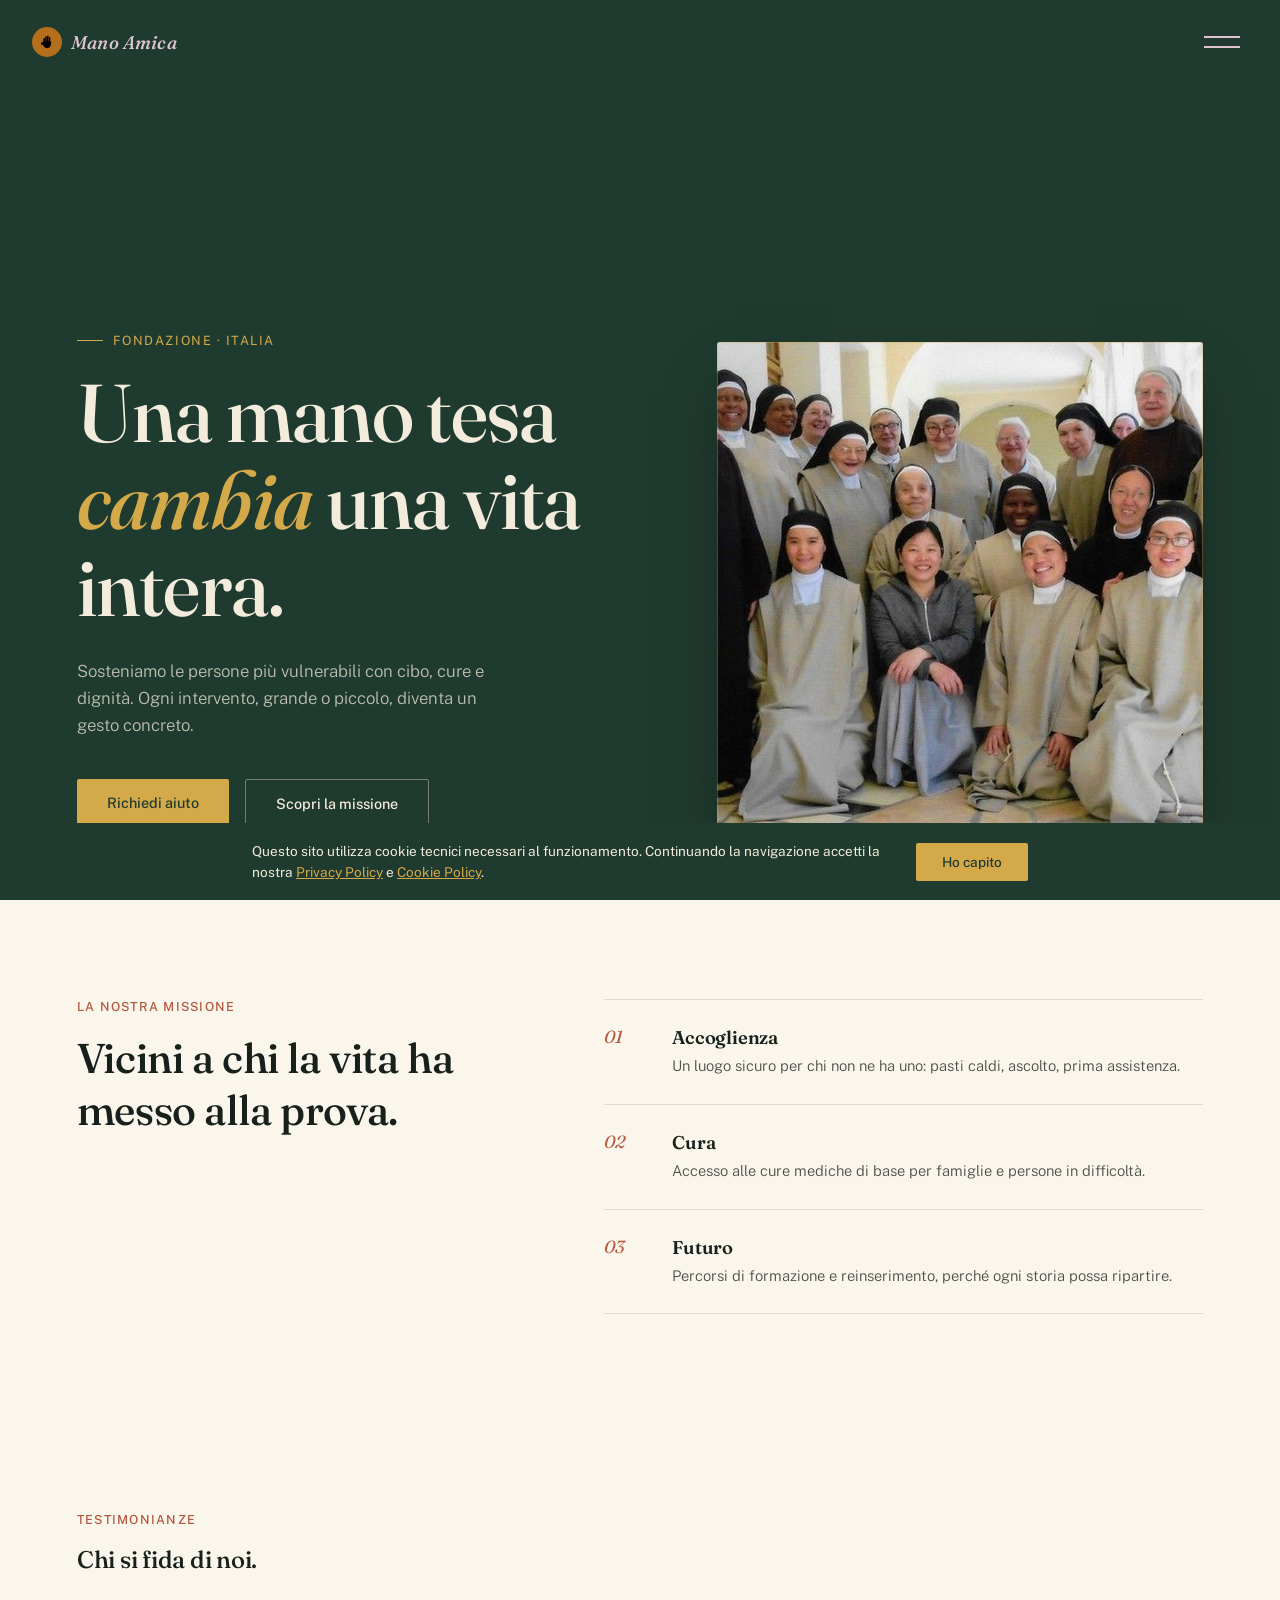
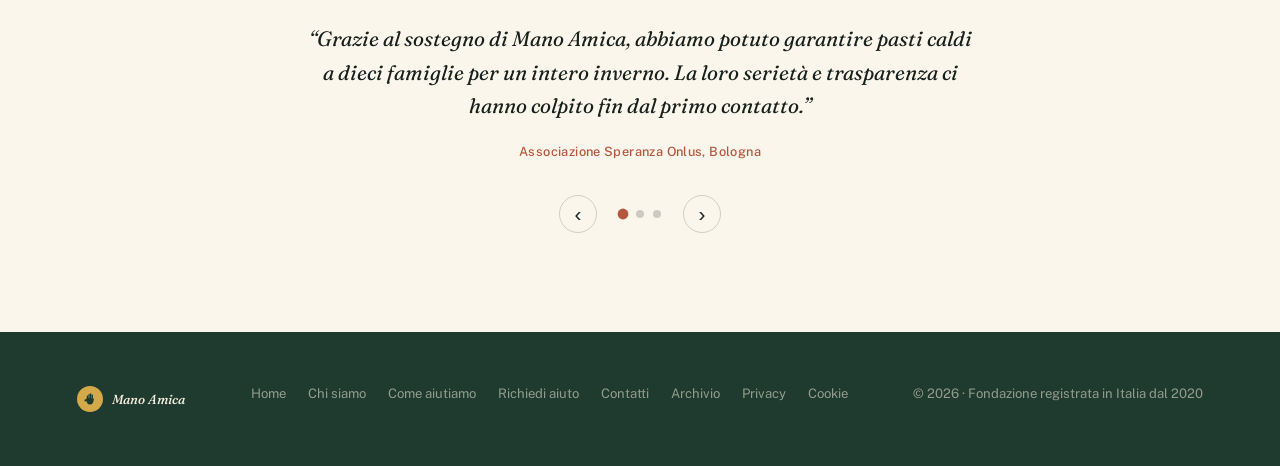
<file: index.html>
<!DOCTYPE html>
<html lang="it">
<head>
<meta charset="UTF-8">
<meta name="viewport" content="width=device-width, initial-scale=1.0">
<meta name="google-site-verification" content="oS-3yt3riDdFtZ1XokEyuPNhd6iqtFM7O1NvTkXFgUU" />
<title>Mano Amica — Fondazione</title>
<meta name="description" content="Fondazione italiana che sostiene le persone più vulnerabili con cibo, cure e dignità. Richiedi un aiuto.">
<meta property="og:title" content="Mano Amica — Fondazione">
<meta property="og:description" content="Fondazione italiana che sostiene le persone più vulnerabili con cibo, cure e dignità. Richiedi un aiuto.">
<meta property="og:type" content="website">
<link rel="canonical" href="https://www.mano-amica.org/index.html">
<link rel="icon" href="assets/favicon.svg" type="image/svg+xml">
<link rel="preconnect" href="https://fonts.googleapis.com">
<link href="https://fonts.googleapis.com/css2?family=Fraunces:ital,opsz,wght@0,9..144,300;0,9..144,500;0,9..144,600;1,9..144,500&family=Public+Sans:wght@300;400;500;600&display=swap" rel="stylesheet">
<link rel="stylesheet" href="assets/styles.css?v=1788168268">
<script type="application/ld+json">
{
  "@context": "https://schema.org",
  "@type": "NGO",
  "name": "Mano Amica",
  "url": "https://www.mano-amica.org/",
  "logo": "https://www.mano-amica.org/assets/favicon.svg",
  "description": "Fondazione italiana che sostiene le persone più vulnerabili con cibo, cure e dignità.",
  "foundingDate": "2020",
  "areaServed": "IT",
  "contactPoint": {
    "@type": "ContactPoint",
    "email": "donazioni@mano-amica.org",
    "contactType": "customer support"
  }
}
</script>
</head>
<body>

  <div class="topbar">
    <a href="index.html" class="logo"><svg class="logo-mark" viewBox="0 0 100 120" aria-hidden="true" focusable="false"><g fill="currentColor"><rect x="26" y="34" width="10" height="34" rx="5"/><rect x="38" y="22" width="10" height="46" rx="5"/><rect x="50" y="16" width="10" height="52" rx="5"/><rect x="62" y="26" width="10" height="42" rx="5"/><path d="M22 62 Q22 100 50 102 Q78 100 78 62 L78 56 Q50 50 22 56 Z"/><rect x="0" y="0" width="34" height="15" rx="7.5" transform="translate(6,68) rotate(-28)"/></g></svg><span>Mano Amica</span></a>
    <button class="thread-toggle" id="toggle" aria-label="Apri il menu"><span></span><span></span></button>
  </div>

  <div class="veil" id="veil">
    <div class="veil-inner">
      <div class="veil-stitch"></div>
      <ul class="nav-list">
        <li><a href="index.html" class="current"><span class="num">00</span><span data-i18n="nav_home">Home</span><span class="tag" data-i18n="nav_home_tag">torna all'inizio</span></a></li><li><a href="chi-siamo.html"><span class="num">01</span><span data-i18n="nav_chi_siamo">Chi siamo</span><span class="tag" data-i18n="nav_chi_siamo_tag">la nostra storia</span></a></li>
        <li><a href="come-aiutiamo.html"><span class="num">02</span><span data-i18n="nav_come_aiutiamo">Come aiutiamo</span><span class="tag" data-i18n="nav_come_aiutiamo_tag">i nostri progetti</span></a></li>
        <li><a href="dona-ora.html"><span class="num">03</span><span data-i18n="nav_dona_ora">Richiedi aiuto</span><span class="tag" data-i18n="nav_dona_ora_tag">un aiuto concreto</span></a></li>
        <li><a href="contatti.html"><span class="num">04</span><span data-i18n="nav_contatti">Contatti</span><span class="tag" data-i18n="nav_contatti_tag">scrivici</span></a></li><li><a href="archivio.html"><span class="num">05</span><span data-i18n="nav_archivio">Archivio</span><span class="tag" data-i18n="nav_archivio_tag">foto e storie</span></a></li>
      </ul>
      <div class="veil-foot">
        <div class="lang-pill"><button data-lang="it" class="active">IT</button><button data-lang="fr">FR</button><button data-lang="en">EN</button></div>
        <p class="veil-note" data-i18n="veil_note">Fondazione Mano Amica · Italia — al fianco di chi ha più bisogno.</p>
      </div>
    </div>
  </div>

  <section class="hero">
    <div class="hero-photo"><img src="assets/img/hero-community.jpg" alt="La comunità di Mano Amica"></div>
    <div class="hero-content">
    <span class="hero-eyebrow" data-i18n="home_eyebrow">Fondazione · Italia</span>
    <h1 data-i18n-html="home_h1">Una mano tesa <em>cambia</em> una vita intera.</h1>
    <p class="hero-sub" data-i18n="home_sub">Sosteniamo le persone più vulnerabili con cibo, cure e dignità. Ogni intervento, grande o piccolo, diventa un gesto concreto.</p>
    <div class="hero-cta">
      <a href="dona-ora.html" class="btn btn-solid" data-i18n="home_cta_donate">Richiedi aiuto</a>
      <a href="chi-siamo.html" class="btn btn-line" data-i18n="home_cta_mission">Scopri la missione</a>
    </div>
    </div>
  </section>

  <section class="missione">
    <div>
      <p class="section-label" data-i18n="home_mission_label">La nostra missione</p>
      <h2 data-i18n="home_mission_h2">Vicini a chi la vita ha messo alla prova.</h2>
    </div>
    <ul class="missione-list">
      <li><span class="n">01</span><div><h3 data-i18n="home_m1_h3">Accoglienza</h3><p data-i18n="home_m1_p">Un luogo sicuro per chi non ne ha uno: pasti caldi, ascolto, prima assistenza.</p></div></li>
      <li><span class="n">02</span><div><h3 data-i18n="home_m2_h3">Cura</h3><p data-i18n="home_m2_p">Accesso alle cure mediche di base per famiglie e persone in difficoltà.</p></div></li>
      <li><span class="n">03</span><div><h3 data-i18n="home_m3_h3">Futuro</h3><p data-i18n="home_m3_p">Percorsi di formazione e reinserimento, perché ogni storia possa ripartire.</p></div></li>
    </ul>
  </section>

  <section class="testimonials">
    <p class="section-label" data-i18n="test_label">Testimonianze</p>
    <h2 data-i18n="test_h2">Chi si fida di noi.</h2>
    <div class="testi-slider">
      <div class="testi-viewport">
        <div class="testi-track" id="testi-track">
          <blockquote class="testi-slide">
            <p data-i18n="test_1_quote">Grazie al sostegno di Mano Amica, abbiamo potuto garantire pasti caldi a dieci famiglie per un intero inverno. La loro serietà e trasparenza ci hanno colpito fin dal primo contatto.</p>
            <cite data-i18n="test_1_author">Associazione Speranza Onlus, Bologna</cite>
          </blockquote>
          <blockquote class="testi-slide">
            <p data-i18n="test_2_quote">Un aiuto concreto, arrivato nel momento del bisogno. Il percorso di formazione finanziato da Mano Amica ha cambiato la vita di molti giovani del nostro quartiere.</p>
            <cite data-i18n="test_2_author">Cooperativa Sociale Nuovo Cammino</cite>
          </blockquote>
          <blockquote class="testi-slide">
            <p data-i18n="test_3_quote">La disponibilità e l'ascolto del team di Mano Amica sono rari da trovare. Ogni euro ricevuto è stato utilizzato esattamente come promesso.</p>
            <cite data-i18n="test_3_author">Parrocchia di Sant'Anna, Napoli</cite>
          </blockquote>
        </div>
      </div>
      <div class="testi-controls">
        <button class="testi-arrow" id="testi-prev" aria-label="Precedente">&#8249;</button>
        <div class="testi-dots" id="testi-dots">
          <button class="testi-dot active" data-index="0" aria-label="Testimonianza 1"></button>
          <button class="testi-dot" data-index="1" aria-label="Testimonianza 2"></button>
          <button class="testi-dot" data-index="2" aria-label="Testimonianza 3"></button>
        </div>
        <button class="testi-arrow" id="testi-next" aria-label="Successiva">&#8250;</button>
      </div>
    </div>
  </section>

  <footer>
    <strong><svg class="logo-mark" viewBox="0 0 100 120" aria-hidden="true" focusable="false"><g fill="currentColor"><rect x="26" y="34" width="10" height="34" rx="5"/><rect x="38" y="22" width="10" height="46" rx="5"/><rect x="50" y="16" width="10" height="52" rx="5"/><rect x="62" y="26" width="10" height="42" rx="5"/><path d="M22 62 Q22 100 50 102 Q78 100 78 62 L78 56 Q50 50 22 56 Z"/><rect x="0" y="0" width="34" height="15" rx="7.5" transform="translate(6,68) rotate(-28)"/></g></svg><span>Mano Amica</span></strong>
    <nav><a href="index.html" data-i18n="nav_home">Home</a><a href="chi-siamo.html" data-i18n="nav_chi_siamo">Chi siamo</a><a href="come-aiutiamo.html" data-i18n="nav_come_aiutiamo">Come aiutiamo</a><a href="dona-ora.html" data-i18n="nav_dona_ora">Richiedi aiuto</a><a href="contatti.html" data-i18n="nav_contatti">Contatti</a><a href="archivio.html" data-i18n="nav_archivio">Archivio</a><a href="privacy.html">Privacy</a><a href="cookie-policy.html">Cookie</a></nav>
    <span data-i18n="footer_copyright">© 2026 · Fondazione registrata in Italia dal 2020</span>
  </footer>

<script src="assets/script.js?v=1788168268"></script>
</body>
</html>
</file>
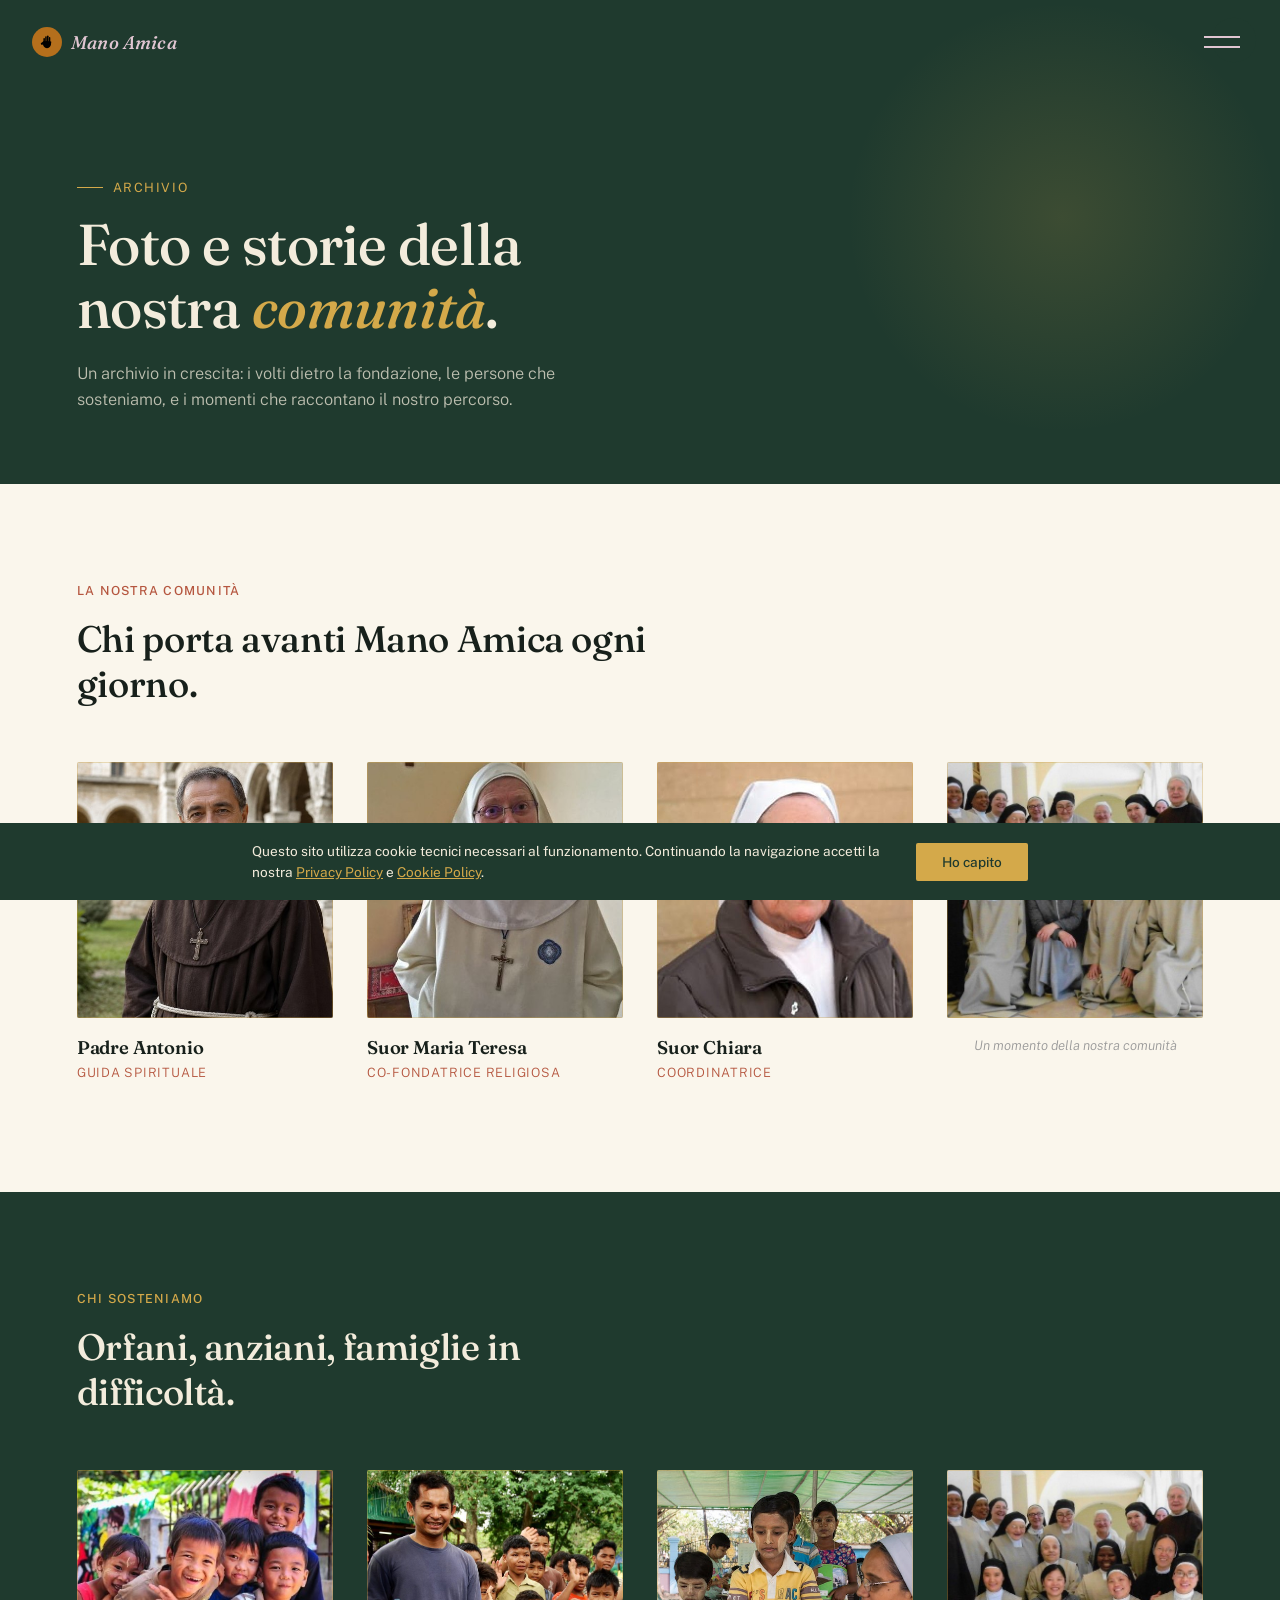
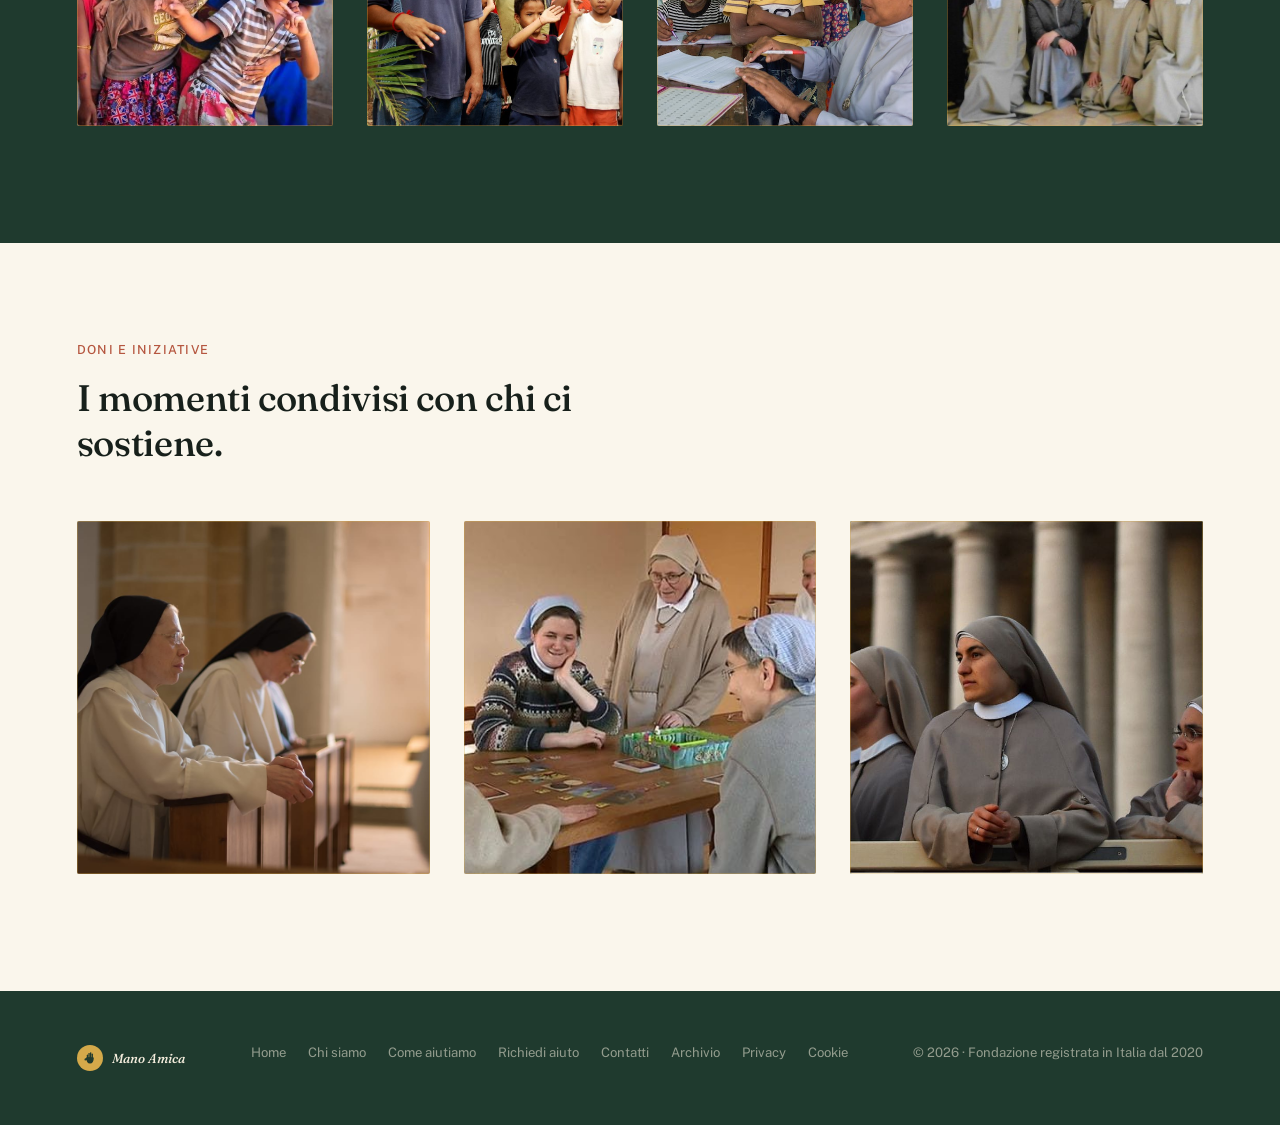
<file: archivio.html>
<!DOCTYPE html>
<html lang="it">
<head>
<meta charset="UTF-8">
<meta name="viewport" content="width=device-width, initial-scale=1.0">
<title>Archivio — Mano Amica</title>
<meta name="description" content="Foto e storie della Fondazione Mano Amica: la nostra comunità, le persone che sosteniamo, i doni ricevuti.">
<meta property="og:title" content="Archivio — Mano Amica">
<meta property="og:description" content="Foto e storie della Fondazione Mano Amica.">
<meta property="og:type" content="website">
<link rel="canonical" href="https://www.mano-amica.org/archivio.html">
<link rel="icon" href="assets/favicon.svg" type="image/svg+xml">
<link rel="preconnect" href="https://fonts.googleapis.com">
<link href="https://fonts.googleapis.com/css2?family=Fraunces:ital,opsz,wght@0,9..144,300;0,9..144,500;0,9..144,600;1,9..144,500&family=Public+Sans:wght@300;400;500;600&display=swap" rel="stylesheet">
<link rel="stylesheet" href="assets/styles.css?v=1788168268">
</head>
<body>

  <div class="topbar">
    <a href="index.html" class="logo"><svg class="logo-mark" viewBox="0 0 100 120" aria-hidden="true" focusable="false"><g fill="currentColor"><rect x="26" y="34" width="10" height="34" rx="5"/><rect x="38" y="22" width="10" height="46" rx="5"/><rect x="50" y="16" width="10" height="52" rx="5"/><rect x="62" y="26" width="10" height="42" rx="5"/><path d="M22 62 Q22 100 50 102 Q78 100 78 62 L78 56 Q50 50 22 56 Z"/><rect x="0" y="0" width="34" height="15" rx="7.5" transform="translate(6,68) rotate(-28)"/></g></svg><span>Mano Amica</span></a>
    <button class="thread-toggle" id="toggle" aria-label="Apri il menu"><span></span><span></span></button>
  </div>

  <div class="veil" id="veil">
    <div class="veil-inner">
      <div class="veil-stitch"></div>
      <ul class="nav-list">
        <li><a href="index.html"><span class="num">00</span><span data-i18n="nav_home">Home</span><span class="tag" data-i18n="nav_home_tag">torna all'inizio</span></a></li><li><a href="chi-siamo.html"><span class="num">01</span><span data-i18n="nav_chi_siamo">Chi siamo</span><span class="tag" data-i18n="nav_chi_siamo_tag">la nostra storia</span></a></li>
        <li><a href="come-aiutiamo.html"><span class="num">02</span><span data-i18n="nav_come_aiutiamo">Come aiutiamo</span><span class="tag" data-i18n="nav_come_aiutiamo_tag">i nostri progetti</span></a></li>
        <li><a href="dona-ora.html"><span class="num">03</span><span data-i18n="nav_dona_ora">Richiedi aiuto</span><span class="tag" data-i18n="nav_dona_ora_tag">un aiuto concreto</span></a></li>
        <li><a href="contatti.html"><span class="num">04</span><span data-i18n="nav_contatti">Contatti</span><span class="tag" data-i18n="nav_contatti_tag">scrivici</span></a></li>
        <li><a href="archivio.html" class="current"><span class="num">05</span><span data-i18n="nav_archivio">Archivio</span><span class="tag" data-i18n="nav_archivio_tag">foto e storie</span></a></li>
      </ul>
      <div class="veil-foot">
        <div class="lang-pill"><button data-lang="it" class="active">IT</button><button data-lang="fr">FR</button><button data-lang="en">EN</button></div>
        <p class="veil-note" data-i18n="veil_note">Fondazione Mano Amica · Italia — al fianco di chi ha più bisogno.</p>
      </div>
    </div>
  </div>

  <section class="page-hero">
    <span class="hero-eyebrow" data-i18n="arch_eyebrow">Archivio</span>
    <h1 data-i18n-html="arch_h1">Foto e storie della nostra <em>comunità</em>.</h1>
    <p class="lead" data-i18n="arch_lead">Un archivio in crescita: i volti dietro la fondazione, le persone che sosteniamo, e i momenti che raccontano il nostro percorso insieme ai donatori.</p>
  </section>

  <section class="team">
    <p class="section-label" data-i18n="arch_community_label">La nostra comunità</p>
    <h2 style="max-width:24ch; font-size:clamp(1.6rem,3vw,2.3rem);" data-i18n="arch_community_h2">Chi porta avanti Mano Amica ogni giorno.</h2>
    <div class="team-grid">
      <div class="team-card">
        <div class="team-photo"><img src="assets/img/padre-1.jpg" alt="Padre Antonio"></div>
        <h3 data-i18n="cs_t2_name">Padre Antonio</h3>
        <p class="role" data-i18n="cs_t2_role">Guida spirituale</p>
      </div>
      <div class="team-card">
        <div class="team-photo"><img src="assets/img/suor-1.jpg" alt="Suor Maria Teresa"></div>
        <h3 data-i18n="cs_t3_name">Suor Maria Teresa</h3>
        <p class="role" data-i18n="cs_t3_role">Co-fondatrice religiosa</p>
      </div>
      <div class="team-card">
        <div class="team-photo"><img src="assets/img/suor-2.jpg" alt="Suor Chiara — Coordinatrice"></div>
        <h3 data-i18n="cs_t4_name">Suor Chiara</h3>
        <p class="role" data-i18n="cs_t4_role">Coordinatrice</p>
      </div>
      <div class="team-card">
        <div class="team-photo"><img src="assets/img/gallery-community-2.jpg" alt="La comunità riunita"></div>
        <p class="gallery-caption" data-i18n="arch_community_caption">Un momento della nostra comunità</p>
      </div>
    </div>
  </section>

  <section class="team" style="background:var(--forest); color:var(--cream);">
    <p class="section-label" style="color:var(--gold);" data-i18n="arch_helped_label">Chi sosteniamo</p>
    <h2 style="max-width:24ch; font-size:clamp(1.6rem,3vw,2.3rem); color:var(--cream);" data-i18n="arch_helped_h2">Orfani, anziani, famiglie in difficoltà.</h2>
    <div class="team-grid">
      <div class="team-card">
        <div class="team-photo"><img src="assets/img/gallery-kids-1.jpg" alt="Bambini sostenuti da Mano Amica" style="object-position:75% center"></div>
      </div>
      <div class="team-card">
        <div class="team-photo"><img src="assets/img/gallery-kids-2.jpg" alt="Un volontario con un gruppo di bambini" style="object-position:left center"></div>
      </div>
      <div class="team-card">
        <div class="team-photo"><img src="assets/img/gallery-kids-3.jpg" alt="Una suora aiuta i bambini con i compiti"></div>
      </div>
      <div class="team-card">
        <div class="team-photo"><img src="assets/img/gallery-community-2.jpg" alt="La comunità riunita"></div>
      </div>
    </div>
  </section>

  <section class="team">
    <p class="section-label" data-i18n="arch_gifts_label">Doni e iniziative</p>
    <h2 style="max-width:24ch; font-size:clamp(1.6rem,3vw,2.3rem);" data-i18n="arch_gifts_h2">I momenti condivisi con chi ci sostiene.</h2>
    <div class="team-grid">
      <div class="team-card">
        <div class="team-photo"><img src="assets/img/gallery-doni-1.jpg" alt="Momento di preghiera in comunità"></div>
      </div>
      <div class="team-card">
        <div class="team-photo"><img src="assets/img/gallery-doni-2.jpg" alt="Serata in comunità attorno a un gioco"></div>
      </div>
      <div class="team-card">
        <div class="team-photo"><img src="assets/img/gallery-doni-3.jpg" alt="Pellegrinaggio a Roma" style="object-position:67% center"></div>
      </div>
    </div>
  </section>

  <footer>
    <strong><svg class="logo-mark" viewBox="0 0 100 120" aria-hidden="true" focusable="false"><g fill="currentColor"><rect x="26" y="34" width="10" height="34" rx="5"/><rect x="38" y="22" width="10" height="46" rx="5"/><rect x="50" y="16" width="10" height="52" rx="5"/><rect x="62" y="26" width="10" height="42" rx="5"/><path d="M22 62 Q22 100 50 102 Q78 100 78 62 L78 56 Q50 50 22 56 Z"/><rect x="0" y="0" width="34" height="15" rx="7.5" transform="translate(6,68) rotate(-28)"/></g></svg><span>Mano Amica</span></strong>
    <nav><a href="index.html" data-i18n="nav_home">Home</a><a href="chi-siamo.html" data-i18n="nav_chi_siamo">Chi siamo</a><a href="come-aiutiamo.html" data-i18n="nav_come_aiutiamo">Come aiutiamo</a><a href="dona-ora.html" data-i18n="nav_dona_ora">Richiedi aiuto</a><a href="contatti.html" data-i18n="nav_contatti">Contatti</a><a href="archivio.html" data-i18n="nav_archivio">Archivio</a><a href="privacy.html">Privacy</a><a href="cookie-policy.html">Cookie</a></nav>
    <span data-i18n="footer_copyright">© 2026 · Fondazione registrata in Italia dal 2020</span>
  </footer>

<script src="assets/script.js?v=1788168268"></script>
</body>
</html>
</file>
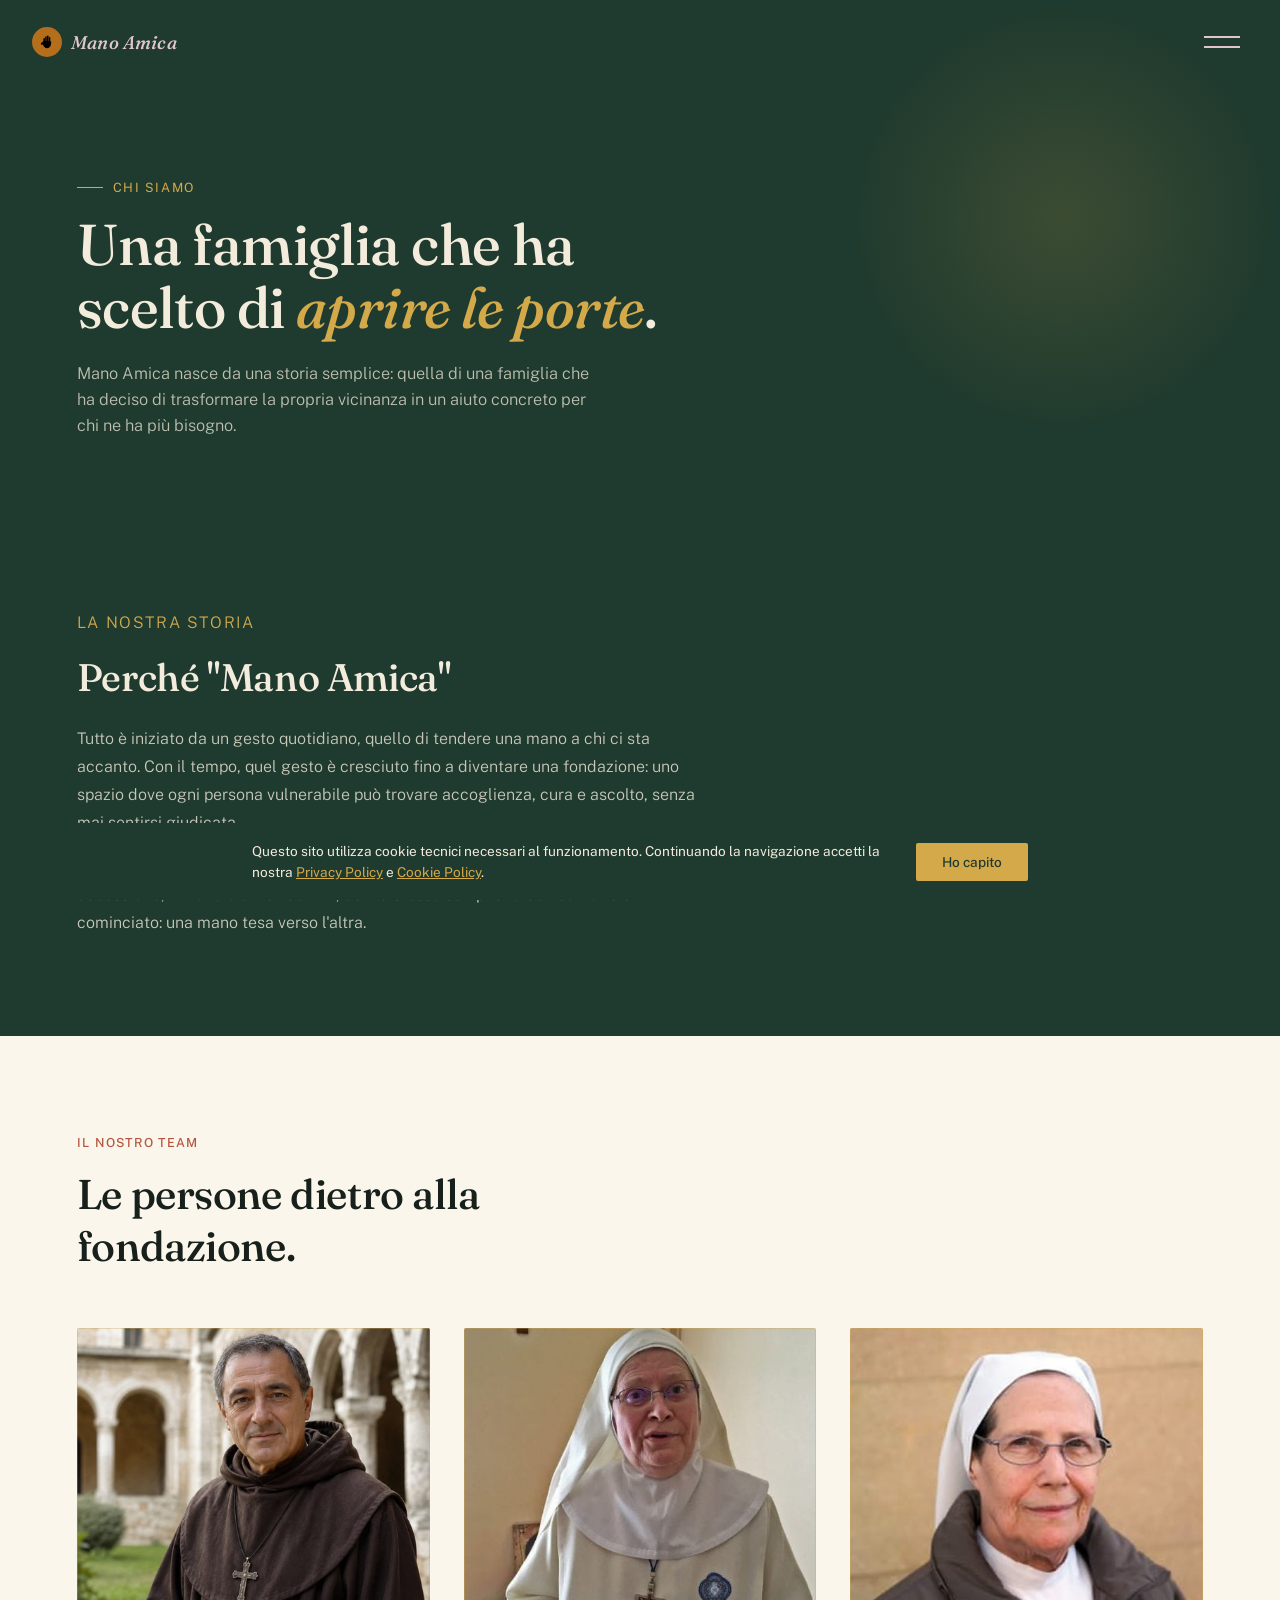
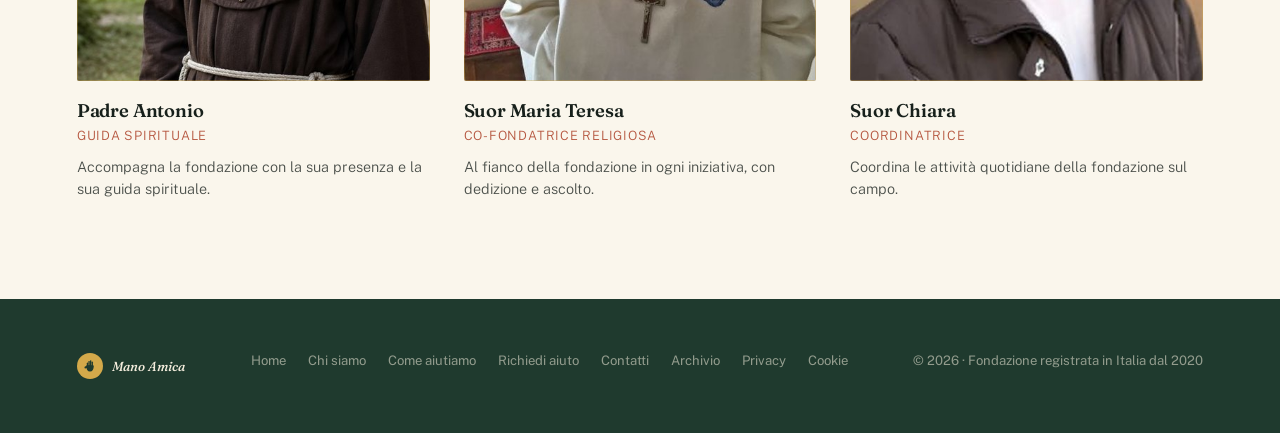
<file: chi-siamo.html>
<!DOCTYPE html>
<html lang="it">
<head>
<meta charset="UTF-8">
<meta name="viewport" content="width=device-width, initial-scale=1.0">
<title>Chi siamo — Mano Amica</title>
<meta name="description" content="Scopri la storia della Fondazione Mano Amica e le persone che la portano avanti.">
<meta property="og:title" content="Chi siamo — Mano Amica">
<meta property="og:description" content="Scopri la storia della Fondazione Mano Amica e le persone che la portano avanti.">
<meta property="og:type" content="website">
<link rel="canonical" href="https://www.mano-amica.org/chi-siamo.html">
<link rel="icon" href="assets/favicon.svg" type="image/svg+xml">
<link rel="preconnect" href="https://fonts.googleapis.com">
<link href="https://fonts.googleapis.com/css2?family=Fraunces:ital,opsz,wght@0,9..144,300;0,9..144,500;0,9..144,600;1,9..144,500&family=Public+Sans:wght@300;400;500;600&display=swap" rel="stylesheet">
<link rel="stylesheet" href="assets/styles.css?v=1788168268">
</head>
<body>

  <div class="topbar">
    <a href="index.html" class="logo"><svg class="logo-mark" viewBox="0 0 100 120" aria-hidden="true" focusable="false"><g fill="currentColor"><rect x="26" y="34" width="10" height="34" rx="5"/><rect x="38" y="22" width="10" height="46" rx="5"/><rect x="50" y="16" width="10" height="52" rx="5"/><rect x="62" y="26" width="10" height="42" rx="5"/><path d="M22 62 Q22 100 50 102 Q78 100 78 62 L78 56 Q50 50 22 56 Z"/><rect x="0" y="0" width="34" height="15" rx="7.5" transform="translate(6,68) rotate(-28)"/></g></svg><span>Mano Amica</span></a>
    <button class="thread-toggle" id="toggle" aria-label="Apri il menu"><span></span><span></span></button>
  </div>

  <div class="veil" id="veil">
    <div class="veil-inner">
      <div class="veil-stitch"></div>
      <ul class="nav-list">
        <li><a href="index.html"><span class="num">00</span><span data-i18n="nav_home">Home</span><span class="tag" data-i18n="nav_home_tag">torna all'inizio</span></a></li><li><a href="chi-siamo.html" class="current"><span class="num">01</span><span data-i18n="nav_chi_siamo">Chi siamo</span><span class="tag" data-i18n="nav_chi_siamo_tag">la nostra storia</span></a></li>
        <li><a href="come-aiutiamo.html"><span class="num">02</span><span data-i18n="nav_come_aiutiamo">Come aiutiamo</span><span class="tag" data-i18n="nav_come_aiutiamo_tag">i nostri progetti</span></a></li>
        <li><a href="dona-ora.html"><span class="num">03</span><span data-i18n="nav_dona_ora">Richiedi aiuto</span><span class="tag" data-i18n="nav_dona_ora_tag">un aiuto concreto</span></a></li>
        <li><a href="contatti.html"><span class="num">04</span><span data-i18n="nav_contatti">Contatti</span><span class="tag" data-i18n="nav_contatti_tag">scrivici</span></a></li><li><a href="archivio.html"><span class="num">05</span><span data-i18n="nav_archivio">Archivio</span><span class="tag" data-i18n="nav_archivio_tag">foto e storie</span></a></li>
      </ul>
      <div class="veil-foot">
        <div class="lang-pill"><button data-lang="it" class="active">IT</button><button data-lang="fr">FR</button><button data-lang="en">EN</button></div>
        <p class="veil-note" data-i18n="veil_note">Fondazione Mano Amica · Italia — al fianco di chi ha più bisogno.</p>
      </div>
    </div>
  </div>

  <section class="page-hero">
    <span class="hero-eyebrow" data-i18n="cs_eyebrow">Chi siamo</span>
    <h1 data-i18n-html="cs_h1">Una famiglia che ha scelto di <em>aprire le porte</em>.</h1>
    <p class="lead" data-i18n="cs_lead">Mano Amica nasce da una storia semplice: quella di una famiglia che ha deciso di trasformare la propria vicinanza in un aiuto concreto per chi ne ha più bisogno.</p>
  </section>

  <section class="story">
    <div class="story-inner">
      <p class="section-label" style="color:var(--gold)" data-i18n="cs_story_label">La nostra storia</p>
      <h2 data-i18n="cs_story_h2">Perché "Mano Amica"</h2>
      <p data-i18n="cs_story_p1">Tutto è iniziato da un gesto quotidiano, quello di tendere una mano a chi ci sta accanto. Con il tempo, quel gesto è cresciuto fino a diventare una fondazione: uno spazio dove ogni persona vulnerabile può trovare accoglienza, cura e ascolto, senza mai sentirsi giudicata.</p>
      <p data-i18n="cs_story_p2">Oggi lavoriamo ogni giorno per rendere quell'aiuto ancora più concreto e accessibile, in Italia e oltre i confini, con la stessa semplicità con cui tutto è cominciato: una mano tesa verso l'altra.</p>
    </div>
  </section>

  <section class="team">
    <p class="section-label" data-i18n="cs_team_label">Il nostro team</p>
    <h2 style="max-width:20ch; font-size:clamp(1.7rem,3.4vw,2.6rem);" data-i18n="cs_team_h2">Le persone dietro alla fondazione.</h2>
    <div class="team-grid">
      <div class="team-card">
        <div class="team-photo"><img src="assets/img/padre-1.jpg" alt="Padre Antonio"></div>
        <h3 data-i18n="cs_t2_name">Padre Antonio</h3>
        <p class="role" data-i18n="cs_t2_role">Guida spirituale</p>
        <p data-i18n="cs_t2_p">Accompagna la fondazione con la sua presenza e la sua guida spirituale.</p>
      </div>
      <div class="team-card">
        <div class="team-photo"><img src="assets/img/suor-1.jpg" alt="Suor Maria Teresa"></div>
        <h3 data-i18n="cs_t3_name">Suor Maria Teresa</h3>
        <p class="role" data-i18n="cs_t3_role">Co-fondatrice religiosa</p>
        <p data-i18n="cs_t3_p">Al fianco della fondazione in ogni iniziativa, con dedizione e ascolto.</p>
      </div>
      <div class="team-card">
        <div class="team-photo"><img src="assets/img/suor-2.jpg" alt="Suor Chiara — Coordinatrice"></div>
        <h3 data-i18n="cs_t4_name">Suor Chiara</h3>
        <p class="role" data-i18n="cs_t4_role">Coordinatrice</p>
        <p data-i18n="cs_t4_p">Coordina le attività quotidiane della fondazione sul campo.</p>
      </div>
    </div>
  </section>

  <footer>
    <strong><svg class="logo-mark" viewBox="0 0 100 120" aria-hidden="true" focusable="false"><g fill="currentColor"><rect x="26" y="34" width="10" height="34" rx="5"/><rect x="38" y="22" width="10" height="46" rx="5"/><rect x="50" y="16" width="10" height="52" rx="5"/><rect x="62" y="26" width="10" height="42" rx="5"/><path d="M22 62 Q22 100 50 102 Q78 100 78 62 L78 56 Q50 50 22 56 Z"/><rect x="0" y="0" width="34" height="15" rx="7.5" transform="translate(6,68) rotate(-28)"/></g></svg><span>Mano Amica</span></strong>
    <nav><a href="index.html" data-i18n="nav_home">Home</a><a href="chi-siamo.html" data-i18n="nav_chi_siamo">Chi siamo</a><a href="come-aiutiamo.html" data-i18n="nav_come_aiutiamo">Come aiutiamo</a><a href="dona-ora.html" data-i18n="nav_dona_ora">Richiedi aiuto</a><a href="contatti.html" data-i18n="nav_contatti">Contatti</a><a href="archivio.html" data-i18n="nav_archivio">Archivio</a><a href="privacy.html">Privacy</a><a href="cookie-policy.html">Cookie</a></nav>
    <span data-i18n="footer_copyright">© 2026 · Fondazione registrata in Italia dal 2020</span>
  </footer>

<script src="assets/script.js?v=1788168268"></script>
</body>
</html>
</file>
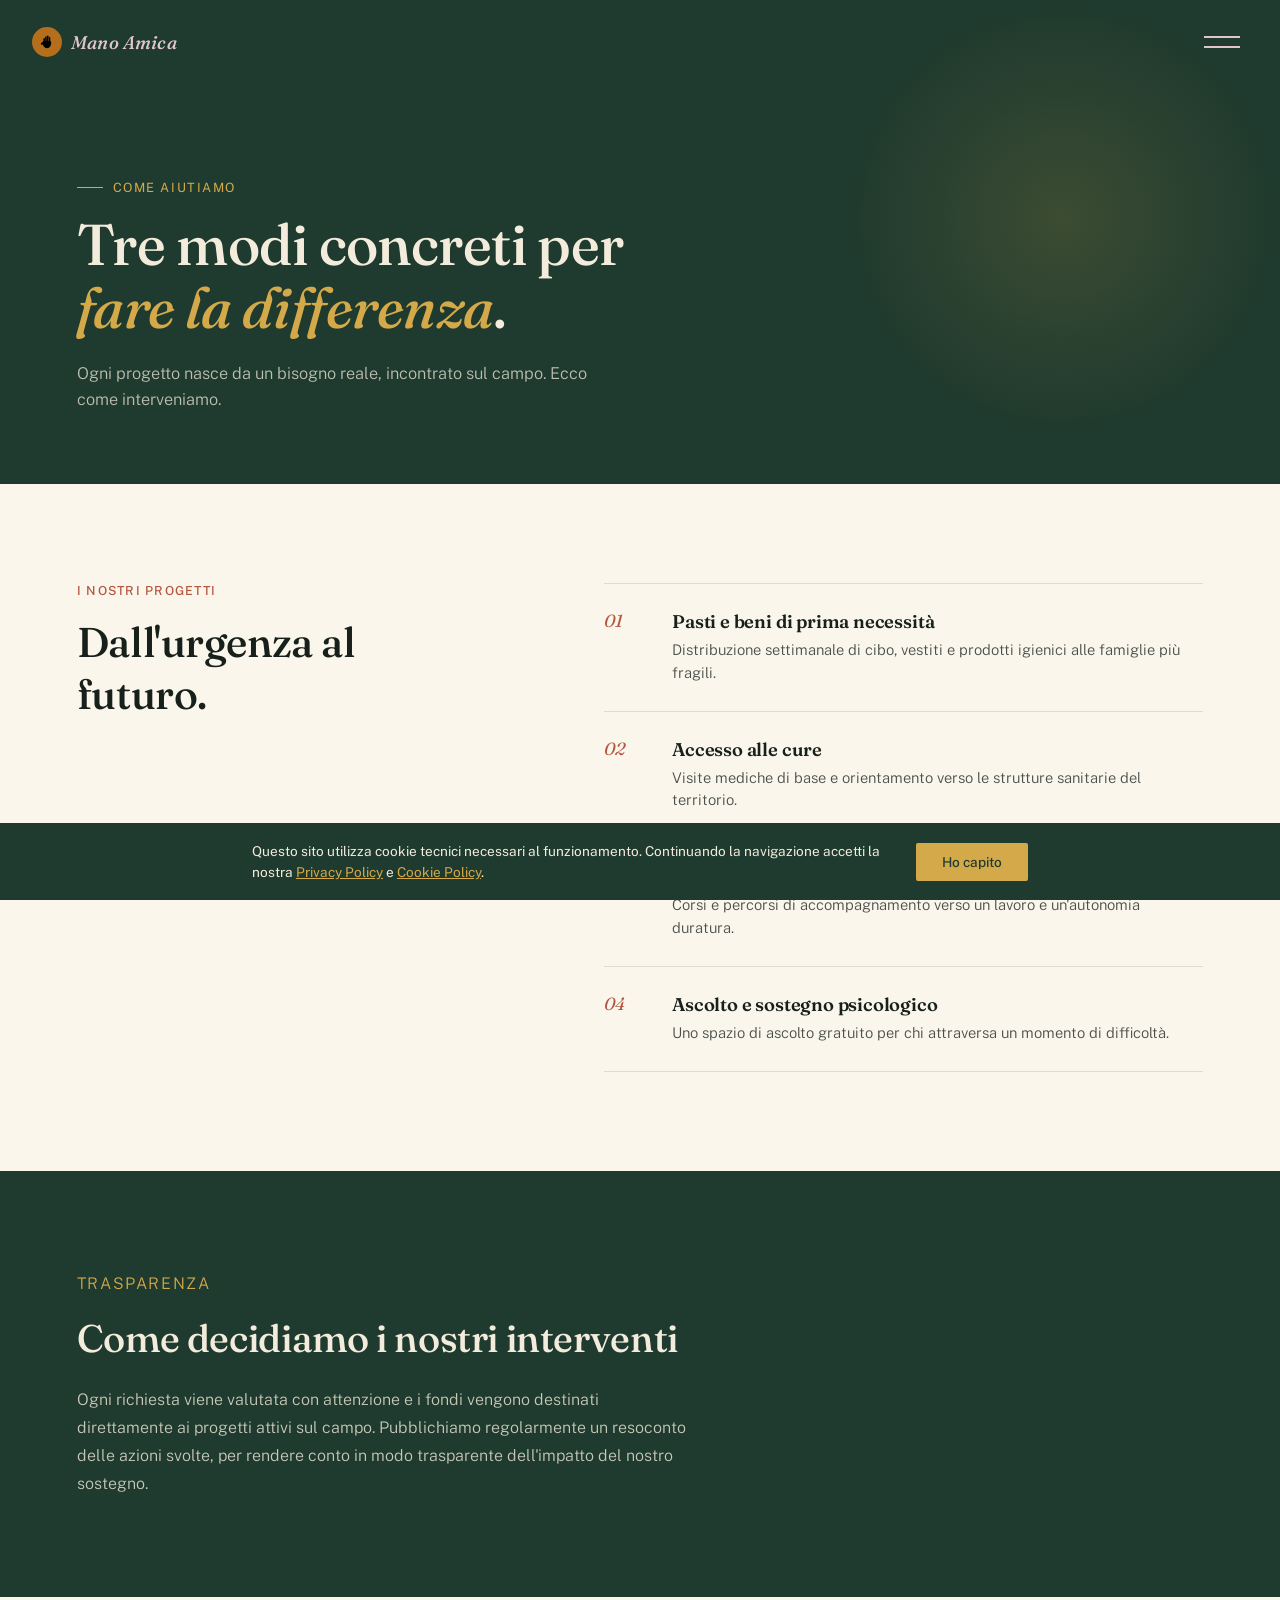
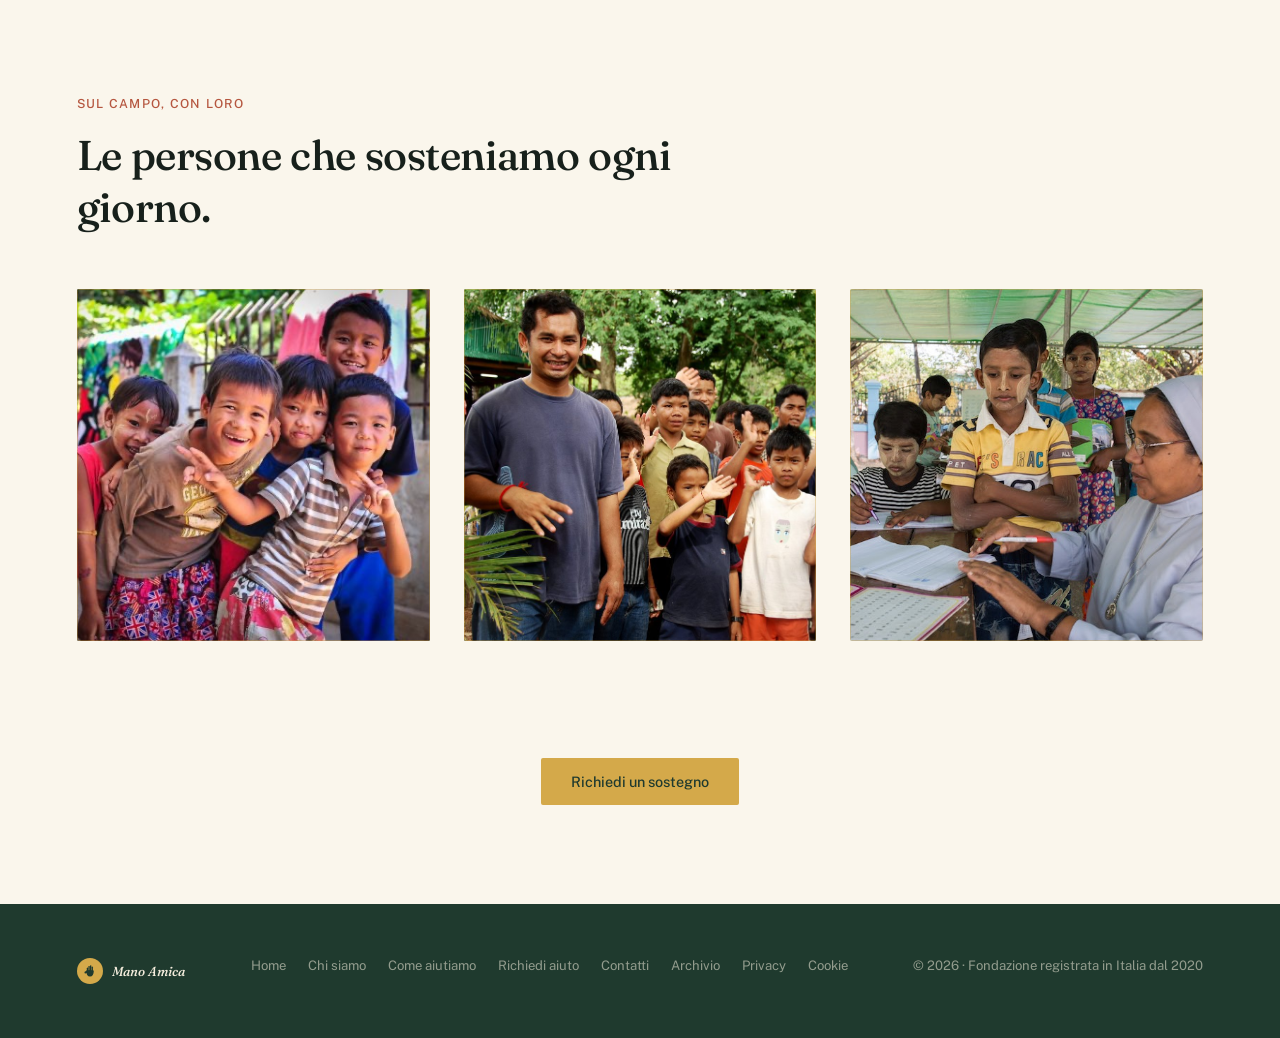
<file: come-aiutiamo.html>
<!DOCTYPE html>
<html lang="it">
<head>
<meta charset="UTF-8">
<meta name="viewport" content="width=device-width, initial-scale=1.0">
<title>Come aiutiamo — Mano Amica</title>
<meta name="description" content="I progetti concreti della Fondazione Mano Amica: accoglienza, cure, formazione, ascolto.">
<meta property="og:title" content="Come aiutiamo — Mano Amica">
<meta property="og:description" content="I progetti concreti della Fondazione Mano Amica: accoglienza, cure, formazione, ascolto.">
<meta property="og:type" content="website">
<link rel="canonical" href="https://www.mano-amica.org/come-aiutiamo.html">
<link rel="icon" href="assets/favicon.svg" type="image/svg+xml">
<link rel="preconnect" href="https://fonts.googleapis.com">
<link href="https://fonts.googleapis.com/css2?family=Fraunces:ital,opsz,wght@0,9..144,300;0,9..144,500;0,9..144,600;1,9..144,500&family=Public+Sans:wght@300;400;500;600&display=swap" rel="stylesheet">
<link rel="stylesheet" href="assets/styles.css?v=1788168268">
</head>
<body>

  <div class="topbar">
    <a href="index.html" class="logo"><svg class="logo-mark" viewBox="0 0 100 120" aria-hidden="true" focusable="false"><g fill="currentColor"><rect x="26" y="34" width="10" height="34" rx="5"/><rect x="38" y="22" width="10" height="46" rx="5"/><rect x="50" y="16" width="10" height="52" rx="5"/><rect x="62" y="26" width="10" height="42" rx="5"/><path d="M22 62 Q22 100 50 102 Q78 100 78 62 L78 56 Q50 50 22 56 Z"/><rect x="0" y="0" width="34" height="15" rx="7.5" transform="translate(6,68) rotate(-28)"/></g></svg><span>Mano Amica</span></a>
    <button class="thread-toggle" id="toggle" aria-label="Apri il menu"><span></span><span></span></button>
  </div>

  <div class="veil" id="veil">
    <div class="veil-inner">
      <div class="veil-stitch"></div>
      <ul class="nav-list">
        <li><a href="index.html"><span class="num">00</span><span data-i18n="nav_home">Home</span><span class="tag" data-i18n="nav_home_tag">torna all'inizio</span></a></li><li><a href="chi-siamo.html"><span class="num">01</span><span data-i18n="nav_chi_siamo">Chi siamo</span><span class="tag" data-i18n="nav_chi_siamo_tag">la nostra storia</span></a></li>
        <li><a href="come-aiutiamo.html" class="current"><span class="num">02</span><span data-i18n="nav_come_aiutiamo">Come aiutiamo</span><span class="tag" data-i18n="nav_come_aiutiamo_tag">i nostri progetti</span></a></li>
        <li><a href="dona-ora.html"><span class="num">03</span><span data-i18n="nav_dona_ora">Richiedi aiuto</span><span class="tag" data-i18n="nav_dona_ora_tag">un aiuto concreto</span></a></li>
        <li><a href="contatti.html"><span class="num">04</span><span data-i18n="nav_contatti">Contatti</span><span class="tag" data-i18n="nav_contatti_tag">scrivici</span></a></li><li><a href="archivio.html"><span class="num">05</span><span data-i18n="nav_archivio">Archivio</span><span class="tag" data-i18n="nav_archivio_tag">foto e storie</span></a></li>
      </ul>
      <div class="veil-foot">
        <div class="lang-pill"><button data-lang="it" class="active">IT</button><button data-lang="fr">FR</button><button data-lang="en">EN</button></div>
        <p class="veil-note" data-i18n="veil_note">Fondazione Mano Amica · Italia — al fianco di chi ha più bisogno.</p>
      </div>
    </div>
  </div>

  <section class="page-hero">
    <span class="hero-eyebrow" data-i18n="ca_eyebrow">Come aiutiamo</span>
    <h1 data-i18n-html="ca_h1">Tre modi concreti per <em>fare la differenza</em>.</h1>
    <p class="lead" data-i18n="ca_lead">Ogni progetto nasce da un bisogno reale, incontrato sul campo. Ecco come interveniamo.</p>
  </section>

  <section class="missione">
    <div>
      <p class="section-label" data-i18n="ca_label">I nostri progetti</p>
      <h2 data-i18n="ca_h2">Dall'urgenza al futuro.</h2>
    </div>
    <ul class="missione-list">
      <li><span class="n">01</span><div><h3 data-i18n="ca_p1_h3">Pasti e beni di prima necessità</h3><p data-i18n="ca_p1_p">Distribuzione settimanale di cibo, vestiti e prodotti igienici alle famiglie più fragili.</p></div></li>
      <li><span class="n">02</span><div><h3 data-i18n="ca_p2_h3">Accesso alle cure</h3><p data-i18n="ca_p2_p">Visite mediche di base e orientamento verso le strutture sanitarie del territorio.</p></div></li>
      <li><span class="n">03</span><div><h3 data-i18n="ca_p3_h3">Formazione e reinserimento</h3><p data-i18n="ca_p3_p">Corsi e percorsi di accompagnamento verso un lavoro e un'autonomia duratura.</p></div></li>
      <li><span class="n">04</span><div><h3 data-i18n="ca_p4_h3">Ascolto e sostegno psicologico</h3><p data-i18n="ca_p4_p">Uno spazio di ascolto gratuito per chi attraversa un momento di difficoltà.</p></div></li>
    </ul>
  </section>

  <section class="story">
    <div class="story-inner">
      <p class="section-label" style="color:var(--gold)" data-i18n="ca_trans_label">Trasparenza</p>
      <h2 data-i18n="ca_trans_h2">Come decidiamo i nostri interventi</h2>
      <p data-i18n="ca_trans_p">Ogni richiesta viene valutata con attenzione e i fondi vengono destinati direttamente ai progetti attivi sul campo. Pubblichiamo regolarmente un resoconto delle azioni svolte, per rendere conto in modo trasparente dell'impatto del nostro sostegno.</p>
    </div>
  </section>

  <section class="team">
    <p class="section-label" data-i18n="ca_gallery_label">Sul campo, con loro</p>
    <h2 style="max-width:22ch; font-size:clamp(1.7rem,3.4vw,2.6rem);" data-i18n="ca_gallery_h2">Le persone che sosteniamo ogni giorno.</h2>
    <div class="team-grid gallery-grid">
      <div class="team-card">
        <div class="team-photo"><img src="assets/img/gallery-kids-1.jpg" alt="Bambini sostenuti da Mano Amica" style="object-position:75% center"></div>
      </div>
      <div class="team-card">
        <div class="team-photo"><img src="assets/img/gallery-kids-2.jpg" alt="Un volontario con un gruppo di bambini" style="object-position:left center"></div>
      </div>
      <div class="team-card">
        <div class="team-photo"><img src="assets/img/gallery-kids-3.jpg" alt="Una suora aiuta i bambini con i compiti"></div>
      </div>
    </div>
  </section>

  <section style="text-align:center; padding-top:0;">
    <a href="dona-ora.html" class="btn btn-solid" data-i18n="ca_cta">Richiedi un sostegno</a>
  </section>

  <footer>
    <strong><svg class="logo-mark" viewBox="0 0 100 120" aria-hidden="true" focusable="false"><g fill="currentColor"><rect x="26" y="34" width="10" height="34" rx="5"/><rect x="38" y="22" width="10" height="46" rx="5"/><rect x="50" y="16" width="10" height="52" rx="5"/><rect x="62" y="26" width="10" height="42" rx="5"/><path d="M22 62 Q22 100 50 102 Q78 100 78 62 L78 56 Q50 50 22 56 Z"/><rect x="0" y="0" width="34" height="15" rx="7.5" transform="translate(6,68) rotate(-28)"/></g></svg><span>Mano Amica</span></strong>
    <nav><a href="index.html" data-i18n="nav_home">Home</a><a href="chi-siamo.html" data-i18n="nav_chi_siamo">Chi siamo</a><a href="come-aiutiamo.html" data-i18n="nav_come_aiutiamo">Come aiutiamo</a><a href="dona-ora.html" data-i18n="nav_dona_ora">Richiedi aiuto</a><a href="contatti.html" data-i18n="nav_contatti">Contatti</a><a href="archivio.html" data-i18n="nav_archivio">Archivio</a><a href="privacy.html">Privacy</a><a href="cookie-policy.html">Cookie</a></nav>
    <span data-i18n="footer_copyright">© 2026 · Fondazione registrata in Italia dal 2020</span>
  </footer>

<script src="assets/script.js?v=1788168268"></script>
</body>
</html>
</file>
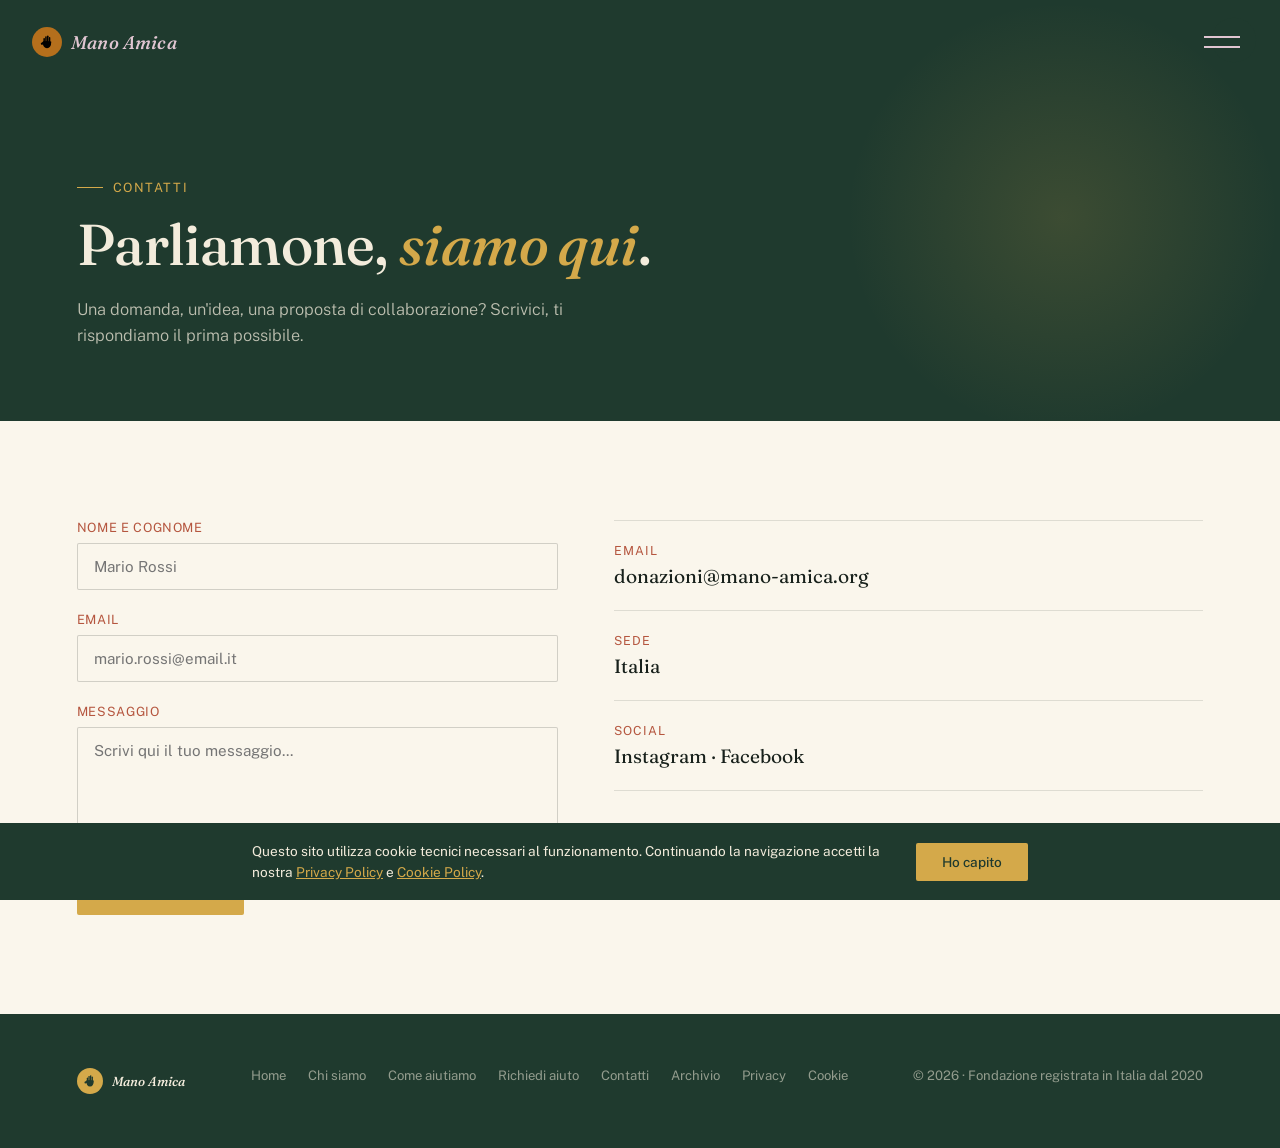
<file: contatti.html>
<!DOCTYPE html>
<html lang="it">
<head>
<meta charset="UTF-8">
<meta name="viewport" content="width=device-width, initial-scale=1.0">
<title>Contatti — Mano Amica</title>
<meta name="description" content="Contatta la Fondazione Mano Amica per domande, idee o proposte di collaborazione.">
<meta property="og:title" content="Contatti — Mano Amica">
<meta property="og:description" content="Contatta la Fondazione Mano Amica per domande, idee o proposte di collaborazione.">
<meta property="og:type" content="website">
<link rel="canonical" href="https://www.mano-amica.org/contatti.html">
<link rel="icon" href="assets/favicon.svg" type="image/svg+xml">
<link rel="preconnect" href="https://fonts.googleapis.com">
<link href="https://fonts.googleapis.com/css2?family=Fraunces:ital,opsz,wght@0,9..144,300;0,9..144,500;0,9..144,600;1,9..144,500&family=Public+Sans:wght@300;400;500;600&display=swap" rel="stylesheet">
<link rel="stylesheet" href="assets/styles.css?v=1788168268">
</head>
<body>

  <div class="topbar">
    <a href="index.html" class="logo"><svg class="logo-mark" viewBox="0 0 100 120" aria-hidden="true" focusable="false"><g fill="currentColor"><rect x="26" y="34" width="10" height="34" rx="5"/><rect x="38" y="22" width="10" height="46" rx="5"/><rect x="50" y="16" width="10" height="52" rx="5"/><rect x="62" y="26" width="10" height="42" rx="5"/><path d="M22 62 Q22 100 50 102 Q78 100 78 62 L78 56 Q50 50 22 56 Z"/><rect x="0" y="0" width="34" height="15" rx="7.5" transform="translate(6,68) rotate(-28)"/></g></svg><span>Mano Amica</span></a>
    <button class="thread-toggle" id="toggle" aria-label="Apri il menu"><span></span><span></span></button>
  </div>

  <div class="veil" id="veil">
    <div class="veil-inner">
      <div class="veil-stitch"></div>
      <ul class="nav-list">
        <li><a href="index.html"><span class="num">00</span><span data-i18n="nav_home">Home</span><span class="tag" data-i18n="nav_home_tag">torna all'inizio</span></a></li><li><a href="chi-siamo.html"><span class="num">01</span><span data-i18n="nav_chi_siamo">Chi siamo</span><span class="tag" data-i18n="nav_chi_siamo_tag">la nostra storia</span></a></li>
        <li><a href="come-aiutiamo.html"><span class="num">02</span><span data-i18n="nav_come_aiutiamo">Come aiutiamo</span><span class="tag" data-i18n="nav_come_aiutiamo_tag">i nostri progetti</span></a></li>
        <li><a href="dona-ora.html"><span class="num">03</span><span data-i18n="nav_dona_ora">Richiedi aiuto</span><span class="tag" data-i18n="nav_dona_ora_tag">un aiuto concreto</span></a></li>
        <li><a href="contatti.html" class="current"><span class="num">04</span><span data-i18n="nav_contatti">Contatti</span><span class="tag" data-i18n="nav_contatti_tag">scrivici</span></a></li><li><a href="archivio.html"><span class="num">05</span><span data-i18n="nav_archivio">Archivio</span><span class="tag" data-i18n="nav_archivio_tag">foto e storie</span></a></li>
      </ul>
      <div class="veil-foot">
        <div class="lang-pill"><button data-lang="it" class="active">IT</button><button data-lang="fr">FR</button><button data-lang="en">EN</button></div>
        <p class="veil-note" data-i18n="veil_note">Fondazione Mano Amica · Italia — al fianco di chi ha più bisogno.</p>
      </div>
    </div>
  </div>

  <section class="page-hero">
    <span class="hero-eyebrow" data-i18n="co_eyebrow">Contatti</span>
    <h1 data-i18n-html="co_h1">Parliamone, <em>siamo qui</em>.</h1>
    <p class="lead" data-i18n="co_lead">Una domanda, un'idea, una proposta di collaborazione? Scrivici, ti rispondiamo il prima possibile.</p>
  </section>

  <section class="contact-wrap">
    <form id="contact-form">
      <div class="field"><label for="nome" data-i18n="co_label_name">Nome e cognome</label><input id="nome" type="text" placeholder="Mario Rossi" data-i18n-placeholder="co_ph_name" required></div>
      <div class="field"><label for="email" data-i18n="co_label_email">Email</label><input id="email" type="email" placeholder="mario.rossi@email.it" data-i18n-placeholder="co_ph_email" required></div>
      <div class="field"><label for="msg" data-i18n="co_label_msg">Messaggio</label><textarea id="msg" rows="5" placeholder="Scrivi qui il tuo messaggio..." data-i18n-placeholder="co_ph_msg" required></textarea></div>
      <!-- Champ piège anti-spam : invisible pour un humain, souvent rempli par un bot -->
      <input type="text" id="website" name="website" style="position:absolute; left:-9999px;" tabindex="-1" autocomplete="off">
      <button type="submit" class="btn btn-solid" id="contact-submit-btn" data-i18n="co_submit">Invia messaggio</button>
      <p id="contact-status" style="font-size:.85rem; margin-top:14px; display:none;"></p>
    </form>

    <div>
      <ul class="contact-info">
        <li><p class="k" data-i18n="co_k_email">Email</p><p class="v">donazioni@mano-amica.org</p></li>
        <li><p class="k" data-i18n="co_k_address">Sede</p><p class="v" data-i18n="co_v_address">Italia</p></li>
        <li><p class="k" data-i18n="co_k_social">Social</p><p class="v" data-i18n="co_v_social">Instagram · Facebook</p></li>
      </ul>
    </div>
  </section>

  <footer>
    <strong><svg class="logo-mark" viewBox="0 0 100 120" aria-hidden="true" focusable="false"><g fill="currentColor"><rect x="26" y="34" width="10" height="34" rx="5"/><rect x="38" y="22" width="10" height="46" rx="5"/><rect x="50" y="16" width="10" height="52" rx="5"/><rect x="62" y="26" width="10" height="42" rx="5"/><path d="M22 62 Q22 100 50 102 Q78 100 78 62 L78 56 Q50 50 22 56 Z"/><rect x="0" y="0" width="34" height="15" rx="7.5" transform="translate(6,68) rotate(-28)"/></g></svg><span>Mano Amica</span></strong>
    <nav><a href="index.html" data-i18n="nav_home">Home</a><a href="chi-siamo.html" data-i18n="nav_chi_siamo">Chi siamo</a><a href="come-aiutiamo.html" data-i18n="nav_come_aiutiamo">Come aiutiamo</a><a href="dona-ora.html" data-i18n="nav_dona_ora">Richiedi aiuto</a><a href="contatti.html" data-i18n="nav_contatti">Contatti</a><a href="archivio.html" data-i18n="nav_archivio">Archivio</a><a href="privacy.html">Privacy</a><a href="cookie-policy.html">Cookie</a></nav>
    <span data-i18n="footer_copyright">© 2026 · Fondazione registrata in Italia dal 2020</span>
  </footer>

<script src="assets/script.js?v=1788168268"></script>
</body>
</html>
</file>
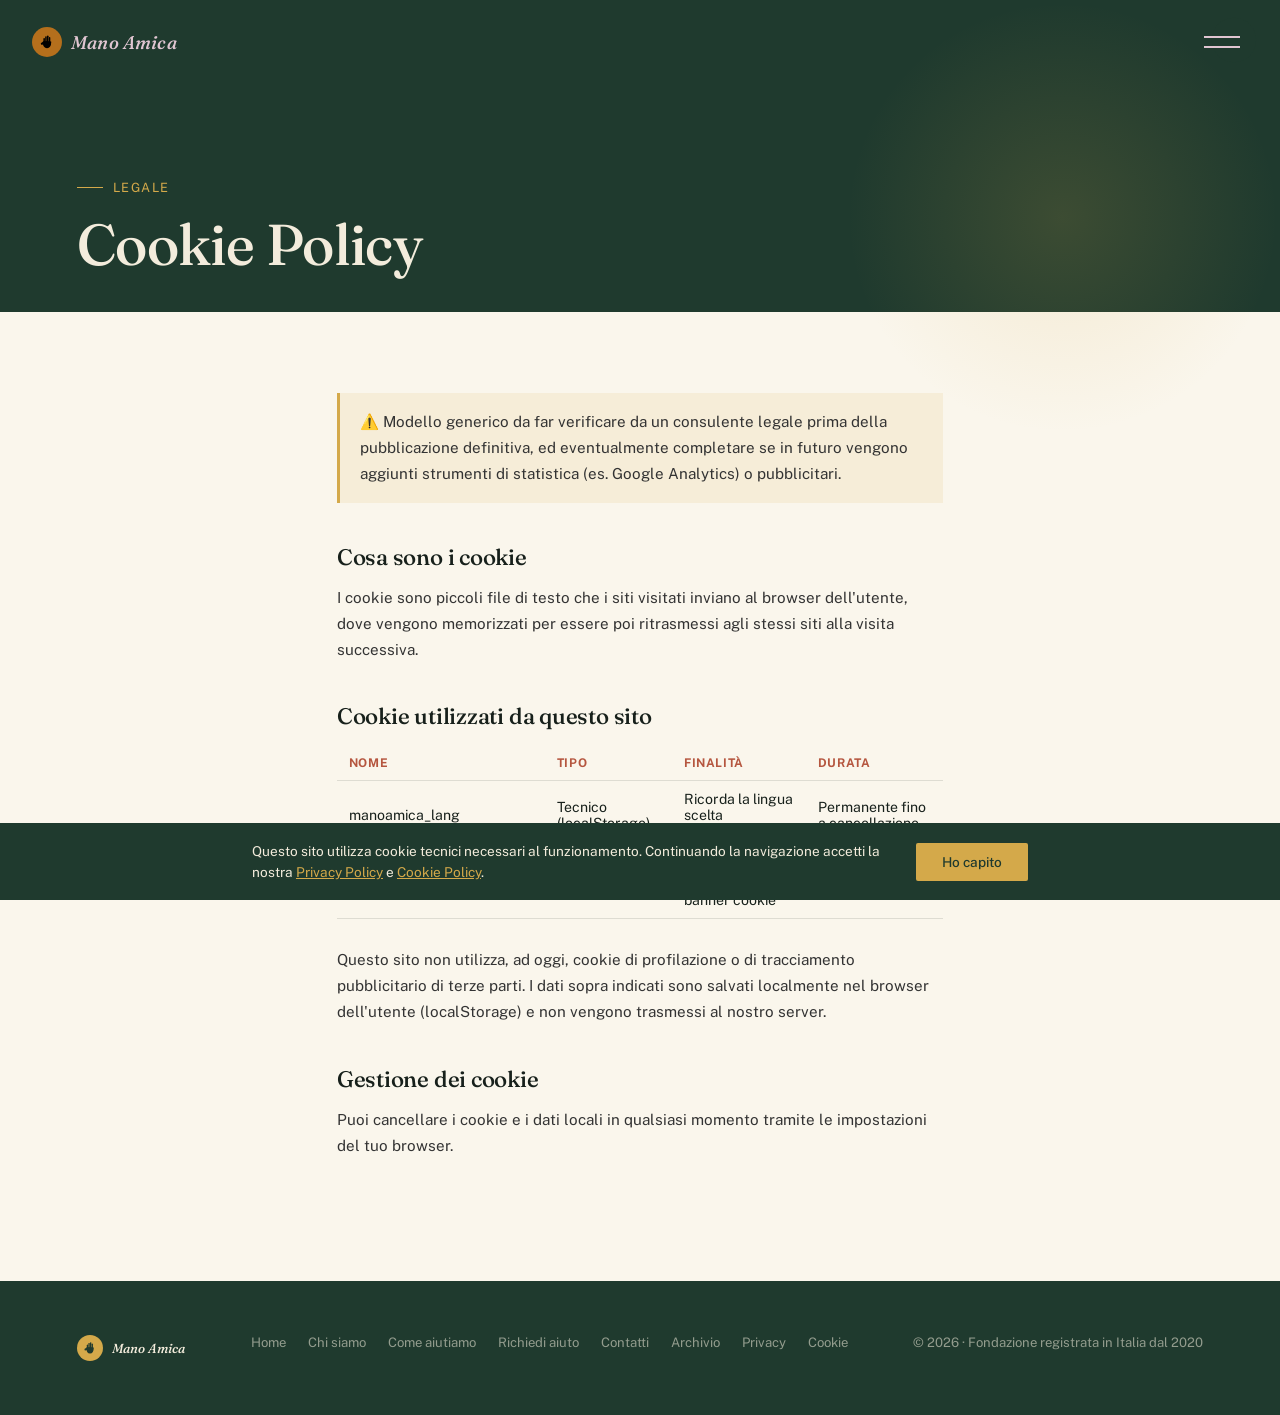
<file: cookie-policy.html>
<!DOCTYPE html>
<html lang="it">
<head>
<meta charset="UTF-8">
<meta name="viewport" content="width=device-width, initial-scale=1.0">
<title>Cookie Policy — Mano Amica</title>
<meta name="description" content="Informativa sui cookie della Fondazione Mano Amica.">
<link rel="canonical" href="https://www.mano-amica.org/cookie-policy.html">
<link rel="icon" href="assets/favicon.svg" type="image/svg+xml">
<link rel="preconnect" href="https://fonts.googleapis.com">
<link href="https://fonts.googleapis.com/css2?family=Fraunces:ital,opsz,wght@0,9..144,300;0,9..144,500;0,9..144,600;1,9..144,500&family=Public+Sans:wght@300;400;500;600&display=swap" rel="stylesheet">
<link rel="stylesheet" href="assets/styles.css?v=1788168268">
<style>
  .legal-body{ max-width:760px; margin:0 auto; padding:9vh 6vw 12vh; }
  .legal-body h2{ font-size:1.4rem; margin:40px 0 14px; }
  .legal-body h2:first-child{ margin-top:0; }
  .legal-body p, .legal-body li{ font-size:.95rem; line-height:1.7; color:#333; margin-bottom:14px; }
  .legal-body table{ width:100%; border-collapse:collapse; margin:16px 0 28px; font-size:.88rem; }
  .legal-body th, .legal-body td{ text-align:left; padding:10px 12px; border-bottom:1px solid rgba(23,32,27,.12); }
  .legal-body th{ color:var(--clay); text-transform:uppercase; font-size:.75rem; letter-spacing:.05em; }
  .legal-note{ background:rgba(212,169,74,.12); border-left:3px solid var(--gold); padding:16px 20px; font-size:.85rem; margin-bottom:36px; }
</style>
</head>
<body>

  <div class="topbar">
    <a href="index.html" class="logo"><svg class="logo-mark" viewBox="0 0 100 120" aria-hidden="true" focusable="false"><g fill="currentColor"><rect x="26" y="34" width="10" height="34" rx="5"/><rect x="38" y="22" width="10" height="46" rx="5"/><rect x="50" y="16" width="10" height="52" rx="5"/><rect x="62" y="26" width="10" height="42" rx="5"/><path d="M22 62 Q22 100 50 102 Q78 100 78 62 L78 56 Q50 50 22 56 Z"/><rect x="0" y="0" width="34" height="15" rx="7.5" transform="translate(6,68) rotate(-28)"/></g></svg><span>Mano Amica</span></a>
    <button class="thread-toggle" id="toggle" aria-label="Apri il menu"><span></span><span></span></button>
  </div>

  <div class="veil" id="veil">
    <div class="veil-inner">
      <div class="veil-stitch"></div>
      <ul class="nav-list">
        <li><a href="index.html"><span class="num">00</span><span data-i18n="nav_home">Home</span><span class="tag" data-i18n="nav_home_tag">torna all'inizio</span></a></li><li><a href="chi-siamo.html"><span class="num">01</span><span data-i18n="nav_chi_siamo">Chi siamo</span><span class="tag" data-i18n="nav_chi_siamo_tag">la nostra storia</span></a></li>
        <li><a href="come-aiutiamo.html"><span class="num">02</span><span data-i18n="nav_come_aiutiamo">Come aiutiamo</span><span class="tag" data-i18n="nav_come_aiutiamo_tag">i nostri progetti</span></a></li>
        <li><a href="dona-ora.html"><span class="num">03</span><span data-i18n="nav_dona_ora">Richiedi aiuto</span><span class="tag" data-i18n="nav_dona_ora_tag">un aiuto concreto</span></a></li>
        <li><a href="contatti.html"><span class="num">04</span><span data-i18n="nav_contatti">Contatti</span><span class="tag" data-i18n="nav_contatti_tag">scrivici</span></a></li><li><a href="archivio.html"><span class="num">05</span><span data-i18n="nav_archivio">Archivio</span><span class="tag" data-i18n="nav_archivio_tag">foto e storie</span></a></li>
      </ul>
      <div class="veil-foot">
        <div class="lang-pill"><button data-lang="it" class="active">IT</button><button data-lang="fr">FR</button><button data-lang="en">EN</button></div>
        <p class="veil-note" data-i18n="veil_note">Fondazione Mano Amica · Italia — al fianco di chi ha più bisogno.</p>
      </div>
    </div>
  </div>

  <section class="page-hero" style="padding-bottom:4vh;">
    <span class="hero-eyebrow">Legale</span>
    <h1>Cookie Policy</h1>
  </section>

  <div class="legal-body">
    <p class="legal-note">⚠️ Modello generico da far verificare da un consulente legale prima della pubblicazione definitiva, ed eventualmente completare se in futuro vengono aggiunti strumenti di statistica (es. Google Analytics) o pubblicitari.</p>

    <h2>Cosa sono i cookie</h2>
    <p>I cookie sono piccoli file di testo che i siti visitati inviano al browser dell'utente, dove vengono memorizzati per essere poi ritrasmessi agli stessi siti alla visita successiva.</p>

    <h2>Cookie utilizzati da questo sito</h2>
    <table>
      <tr><th>Nome</th><th>Tipo</th><th>Finalità</th><th>Durata</th></tr>
      <tr><td>manoamica_lang</td><td>Tecnico (localStorage)</td><td>Ricorda la lingua scelta dall'utente</td><td>Permanente fino a cancellazione</td></tr>
      <tr><td>manoamica_cookie_consent</td><td>Tecnico (localStorage)</td><td>Ricorda che l'utente ha letto il banner cookie</td><td>Permanente fino a cancellazione</td></tr>
    </table>
    <p>Questo sito non utilizza, ad oggi, cookie di profilazione o di tracciamento pubblicitario di terze parti. I dati sopra indicati sono salvati localmente nel browser dell'utente (localStorage) e non vengono trasmessi al nostro server.</p>

    <h2>Gestione dei cookie</h2>
    <p>Puoi cancellare i cookie e i dati locali in qualsiasi momento tramite le impostazioni del tuo browser.</p>
  </div>

  <footer>
    <strong><svg class="logo-mark" viewBox="0 0 100 120" aria-hidden="true" focusable="false"><g fill="currentColor"><rect x="26" y="34" width="10" height="34" rx="5"/><rect x="38" y="22" width="10" height="46" rx="5"/><rect x="50" y="16" width="10" height="52" rx="5"/><rect x="62" y="26" width="10" height="42" rx="5"/><path d="M22 62 Q22 100 50 102 Q78 100 78 62 L78 56 Q50 50 22 56 Z"/><rect x="0" y="0" width="34" height="15" rx="7.5" transform="translate(6,68) rotate(-28)"/></g></svg><span>Mano Amica</span></strong>
    <nav><a href="index.html" data-i18n="nav_home">Home</a><a href="chi-siamo.html" data-i18n="nav_chi_siamo">Chi siamo</a><a href="come-aiutiamo.html" data-i18n="nav_come_aiutiamo">Come aiutiamo</a><a href="dona-ora.html" data-i18n="nav_dona_ora">Richiedi aiuto</a><a href="contatti.html" data-i18n="nav_contatti">Contatti</a><a href="archivio.html" data-i18n="nav_archivio">Archivio</a><a href="privacy.html">Privacy</a><a href="cookie-policy.html">Cookie</a></nav>
    <span data-i18n="footer_copyright">© 2026 · Fondazione registrata in Italia dal 2020</span>
  </footer>

<script src="assets/script.js?v=1788168268"></script>
</body>
</html>
</file>
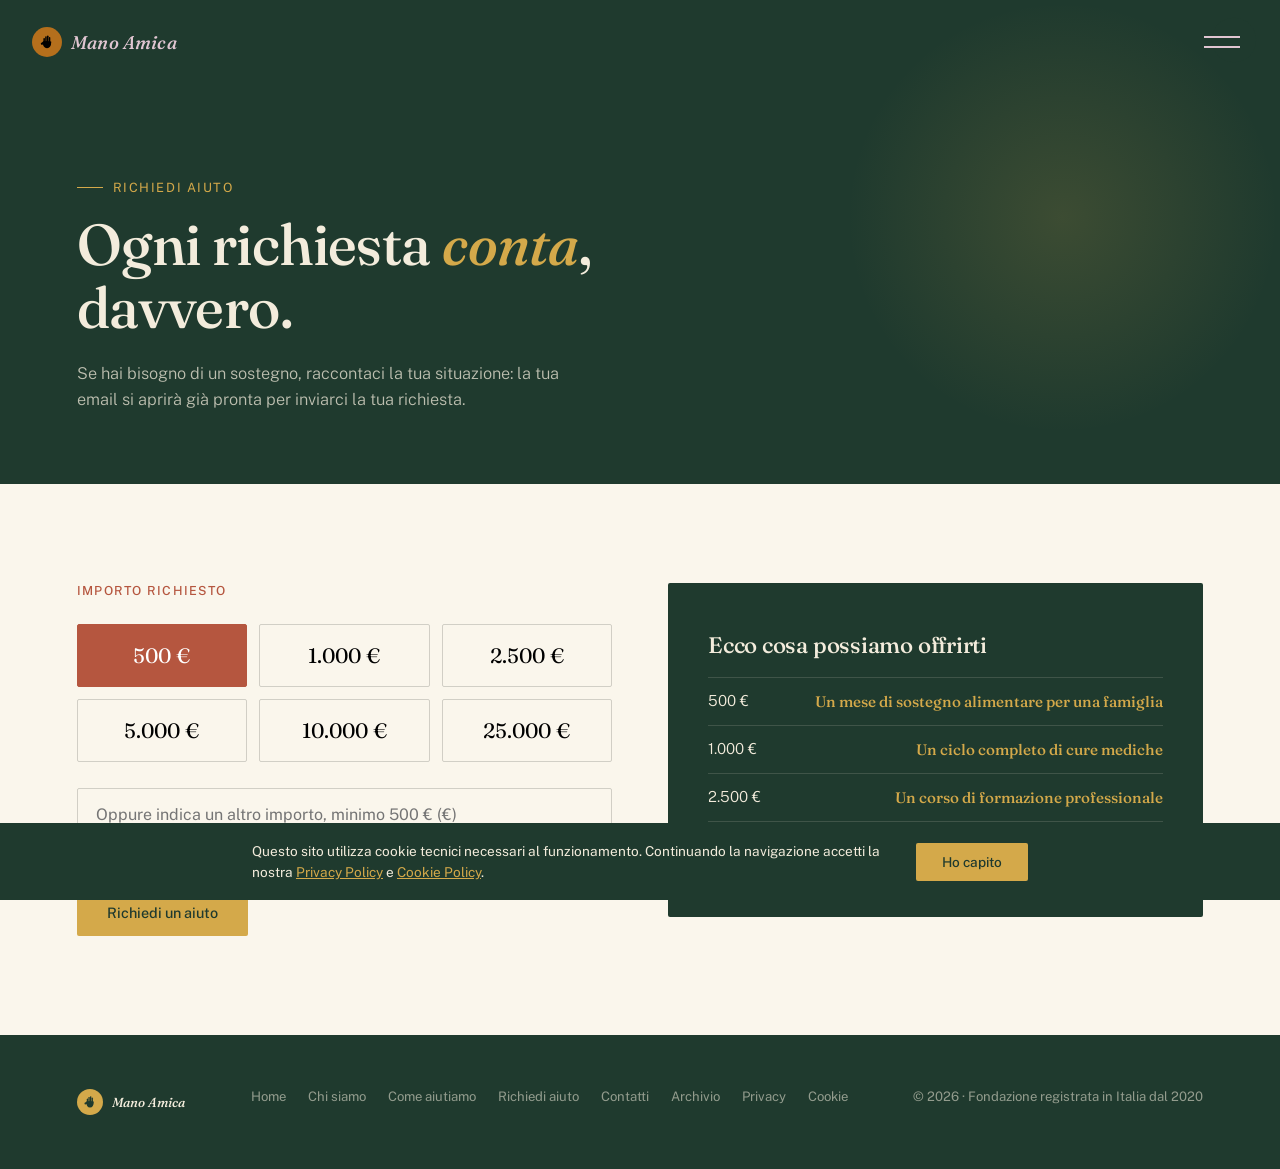
<file: dona-ora.html>
<!DOCTYPE html>
<html lang="it">
<head>
<meta charset="UTF-8">
<meta name="viewport" content="width=device-width, initial-scale=1.0">
<title>Richiedi un aiuto — Mano Amica</title>
<meta name="description" content="Hai bisogno di un sostegno? Contatta la Fondazione Mano Amica e raccontaci la tua situazione.">
<meta property="og:title" content="Richiedi un aiuto — Mano Amica">
<meta property="og:description" content="Hai bisogno di un sostegno? Contatta la Fondazione Mano Amica e raccontaci la tua situazione.">
<meta property="og:type" content="website">
<link rel="canonical" href="https://www.mano-amica.org/dona-ora.html">
<link rel="icon" href="assets/favicon.svg" type="image/svg+xml">
<link rel="preconnect" href="https://fonts.googleapis.com">
<link href="https://fonts.googleapis.com/css2?family=Fraunces:ital,opsz,wght@0,9..144,300;0,9..144,500;0,9..144,600;1,9..144,500&family=Public+Sans:wght@300;400;500;600&display=swap" rel="stylesheet">
<link rel="stylesheet" href="assets/styles.css?v=1788168268">
</head>
<body>

  <div class="topbar">
    <a href="index.html" class="logo"><svg class="logo-mark" viewBox="0 0 100 120" aria-hidden="true" focusable="false"><g fill="currentColor"><rect x="26" y="34" width="10" height="34" rx="5"/><rect x="38" y="22" width="10" height="46" rx="5"/><rect x="50" y="16" width="10" height="52" rx="5"/><rect x="62" y="26" width="10" height="42" rx="5"/><path d="M22 62 Q22 100 50 102 Q78 100 78 62 L78 56 Q50 50 22 56 Z"/><rect x="0" y="0" width="34" height="15" rx="7.5" transform="translate(6,68) rotate(-28)"/></g></svg><span>Mano Amica</span></a>
    <button class="thread-toggle" id="toggle" aria-label="Apri il menu"><span></span><span></span></button>
  </div>

  <div class="veil" id="veil">
    <div class="veil-inner">
      <div class="veil-stitch"></div>
      <ul class="nav-list">
        <li><a href="index.html"><span class="num">00</span><span data-i18n="nav_home">Home</span><span class="tag" data-i18n="nav_home_tag">torna all'inizio</span></a></li><li><a href="chi-siamo.html"><span class="num">01</span><span data-i18n="nav_chi_siamo">Chi siamo</span><span class="tag" data-i18n="nav_chi_siamo_tag">la nostra storia</span></a></li>
        <li><a href="come-aiutiamo.html"><span class="num">02</span><span data-i18n="nav_come_aiutiamo">Come aiutiamo</span><span class="tag" data-i18n="nav_come_aiutiamo_tag">i nostri progetti</span></a></li>
        <li><a href="dona-ora.html" class="current"><span class="num">03</span><span data-i18n="nav_dona_ora">Richiedi aiuto</span><span class="tag" data-i18n="nav_dona_ora_tag">un aiuto concreto</span></a></li>
        <li><a href="contatti.html"><span class="num">04</span><span data-i18n="nav_contatti">Contatti</span><span class="tag" data-i18n="nav_contatti_tag">scrivici</span></a></li><li><a href="archivio.html"><span class="num">05</span><span data-i18n="nav_archivio">Archivio</span><span class="tag" data-i18n="nav_archivio_tag">foto e storie</span></a></li>
      </ul>
      <div class="veil-foot">
        <div class="lang-pill"><button data-lang="it" class="active">IT</button><button data-lang="fr">FR</button><button data-lang="en">EN</button></div>
        <p class="veil-note" data-i18n="veil_note">Fondazione Mano Amica · Italia — al fianco di chi ha più bisogno.</p>
      </div>
    </div>
  </div>

  <section class="page-hero">
    <span class="hero-eyebrow" data-i18n="do_eyebrow">Richiedi aiuto</span>
    <h1 data-i18n-html="do_h1">Ogni richiesta <em>conta</em>, davvero.</h1>
    <p class="lead" data-i18n="do_lead">Se hai bisogno di un sostegno, raccontaci la tua situazione: la tua email si aprirà già pronta per inviarci la tua richiesta.</p>
  </section>

  <section class="donate-wrap">
    <div>
      <p class="section-label" data-i18n="do_amount_label">Importo richiesto</p>
      <div class="amounts">
        <button class="amount-btn active" data-amount="500">500 €</button>
        <button class="amount-btn" data-amount="1000">1.000 €</button>
        <button class="amount-btn" data-amount="2500">2.500 €</button>
        <button class="amount-btn" data-amount="5000">5.000 €</button>
        <button class="amount-btn" data-amount="10000">10.000 €</button>
        <button class="amount-btn" data-amount="25000">25.000 €</button>
      </div>
      <input type="number" id="custom-amount" class="amount-custom" min="500" step="1" placeholder="Oppure indica un altro importo, minimo 500 € (€)" data-i18n-placeholder="do_amount_placeholder">

      <button id="confirm-donation" class="btn btn-solid" style="margin-top:28px;" data-i18n="do_confirm_btn">Richiedi un aiuto</button>
      <p id="donation-error" style="color:var(--clay); font-size:.85rem; margin-top:14px; display:none;"></p>
    </div>

    <div class="impact-card">
      <h3 data-i18n="do_impact_h3">Ecco cosa possiamo offrirti</h3>
      <ul>
        <li><span>500 €</span><b data-i18n="do_i1">Un mese di sostegno alimentare per una famiglia</b></li>
        <li><span>1.000 €</span><b data-i18n="do_i2">Un ciclo completo di cure mediche</b></li>
        <li><span>2.500 €</span><b data-i18n="do_i3">Un corso di formazione professionale</b></li>
        <li><span>5.000 €</span><b data-i18n="do_i4">L'avvio di un piccolo progetto comunitario</b></li>
      </ul>
    </div>
  </section>

  <footer>
    <strong><svg class="logo-mark" viewBox="0 0 100 120" aria-hidden="true" focusable="false"><g fill="currentColor"><rect x="26" y="34" width="10" height="34" rx="5"/><rect x="38" y="22" width="10" height="46" rx="5"/><rect x="50" y="16" width="10" height="52" rx="5"/><rect x="62" y="26" width="10" height="42" rx="5"/><path d="M22 62 Q22 100 50 102 Q78 100 78 62 L78 56 Q50 50 22 56 Z"/><rect x="0" y="0" width="34" height="15" rx="7.5" transform="translate(6,68) rotate(-28)"/></g></svg><span>Mano Amica</span></strong>
    <nav><a href="index.html" data-i18n="nav_home">Home</a><a href="chi-siamo.html" data-i18n="nav_chi_siamo">Chi siamo</a><a href="come-aiutiamo.html" data-i18n="nav_come_aiutiamo">Come aiutiamo</a><a href="dona-ora.html" data-i18n="nav_dona_ora">Richiedi aiuto</a><a href="contatti.html" data-i18n="nav_contatti">Contatti</a><a href="archivio.html" data-i18n="nav_archivio">Archivio</a><a href="privacy.html">Privacy</a><a href="cookie-policy.html">Cookie</a></nav>
    <span data-i18n="footer_copyright">© 2026 · Fondazione registrata in Italia dal 2020</span>
  </footer>

<script src="assets/script.js?v=1788168268"></script>
</body>
</html>
</file>
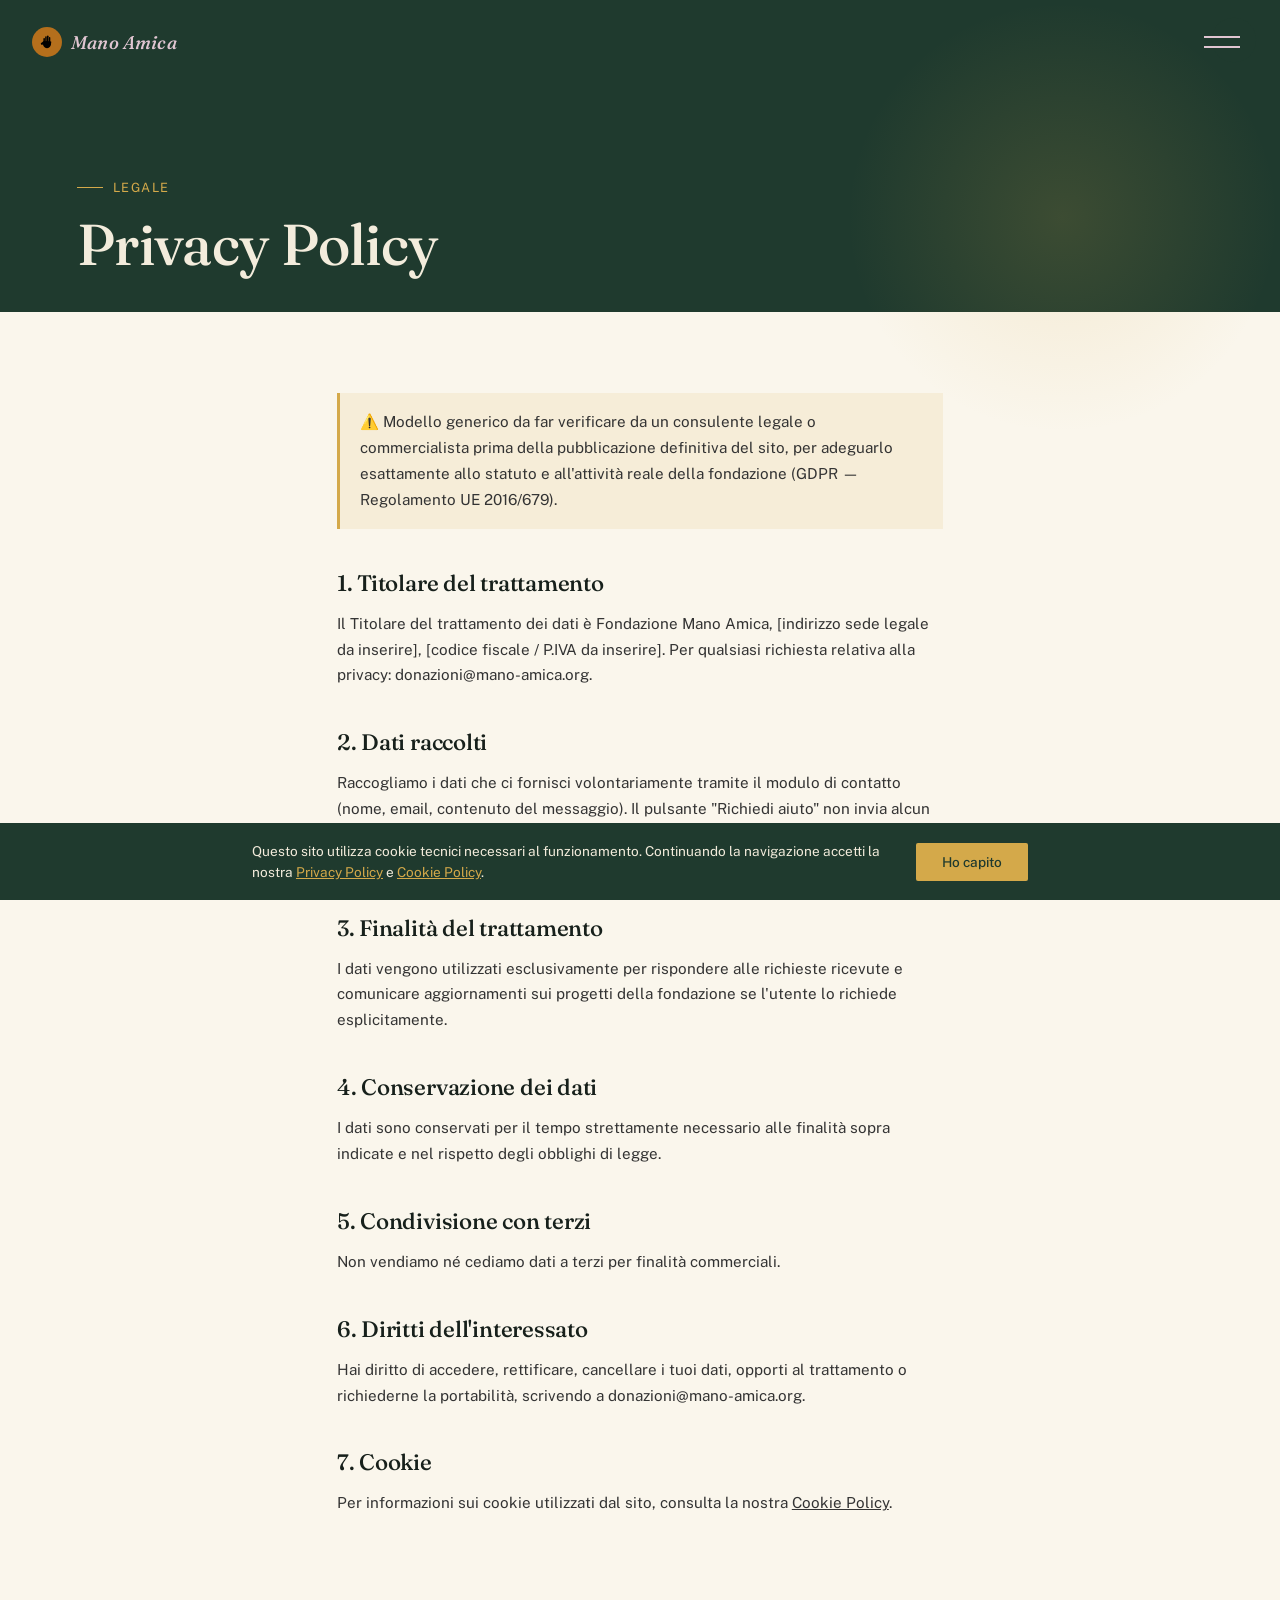
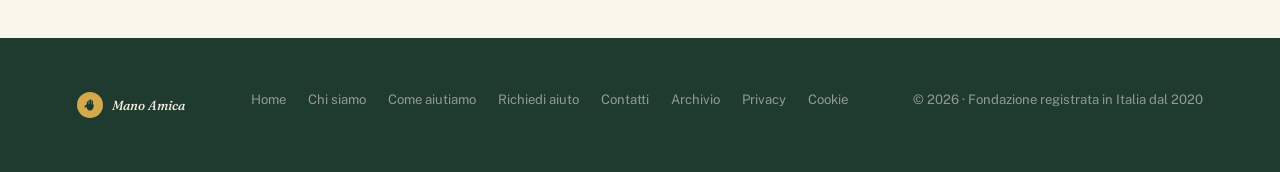
<file: privacy.html>
<!DOCTYPE html>
<html lang="it">
<head>
<meta charset="UTF-8">
<meta name="viewport" content="width=device-width, initial-scale=1.0">
<title>Privacy Policy — Mano Amica</title>
<meta name="description" content="Informativa sulla privacy della Fondazione Mano Amica.">
<link rel="canonical" href="https://www.mano-amica.org/privacy.html">
<link rel="icon" href="assets/favicon.svg" type="image/svg+xml">
<link rel="preconnect" href="https://fonts.googleapis.com">
<link href="https://fonts.googleapis.com/css2?family=Fraunces:ital,opsz,wght@0,9..144,300;0,9..144,500;0,9..144,600;1,9..144,500&family=Public+Sans:wght@300;400;500;600&display=swap" rel="stylesheet">
<link rel="stylesheet" href="assets/styles.css?v=1788168268">
<style>
  .legal-body{ max-width:760px; margin:0 auto; padding:9vh 6vw 12vh; }
  .legal-body h2{ font-size:1.4rem; margin:40px 0 14px; }
  .legal-body h2:first-child{ margin-top:0; }
  .legal-body p, .legal-body li{ font-size:.95rem; line-height:1.7; color:#333; margin-bottom:14px; }
  .legal-body ul{ padding-left:20px; }
  .legal-note{ background:rgba(212,169,74,.12); border-left:3px solid var(--gold); padding:16px 20px; font-size:.85rem; margin-bottom:36px; }
</style>
</head>
<body>

  <div class="topbar">
    <a href="index.html" class="logo"><svg class="logo-mark" viewBox="0 0 100 120" aria-hidden="true" focusable="false"><g fill="currentColor"><rect x="26" y="34" width="10" height="34" rx="5"/><rect x="38" y="22" width="10" height="46" rx="5"/><rect x="50" y="16" width="10" height="52" rx="5"/><rect x="62" y="26" width="10" height="42" rx="5"/><path d="M22 62 Q22 100 50 102 Q78 100 78 62 L78 56 Q50 50 22 56 Z"/><rect x="0" y="0" width="34" height="15" rx="7.5" transform="translate(6,68) rotate(-28)"/></g></svg><span>Mano Amica</span></a>
    <button class="thread-toggle" id="toggle" aria-label="Apri il menu"><span></span><span></span></button>
  </div>

  <div class="veil" id="veil">
    <div class="veil-inner">
      <div class="veil-stitch"></div>
      <ul class="nav-list">
        <li><a href="index.html"><span class="num">00</span><span data-i18n="nav_home">Home</span><span class="tag" data-i18n="nav_home_tag">torna all'inizio</span></a></li><li><a href="chi-siamo.html"><span class="num">01</span><span data-i18n="nav_chi_siamo">Chi siamo</span><span class="tag" data-i18n="nav_chi_siamo_tag">la nostra storia</span></a></li>
        <li><a href="come-aiutiamo.html"><span class="num">02</span><span data-i18n="nav_come_aiutiamo">Come aiutiamo</span><span class="tag" data-i18n="nav_come_aiutiamo_tag">i nostri progetti</span></a></li>
        <li><a href="dona-ora.html"><span class="num">03</span><span data-i18n="nav_dona_ora">Richiedi aiuto</span><span class="tag" data-i18n="nav_dona_ora_tag">un aiuto concreto</span></a></li>
        <li><a href="contatti.html"><span class="num">04</span><span data-i18n="nav_contatti">Contatti</span><span class="tag" data-i18n="nav_contatti_tag">scrivici</span></a></li><li><a href="archivio.html"><span class="num">05</span><span data-i18n="nav_archivio">Archivio</span><span class="tag" data-i18n="nav_archivio_tag">foto e storie</span></a></li>
      </ul>
      <div class="veil-foot">
        <div class="lang-pill"><button data-lang="it" class="active">IT</button><button data-lang="fr">FR</button><button data-lang="en">EN</button></div>
        <p class="veil-note" data-i18n="veil_note">Fondazione Mano Amica · Italia — al fianco di chi ha più bisogno.</p>
      </div>
    </div>
  </div>

  <section class="page-hero" style="padding-bottom:4vh;">
    <span class="hero-eyebrow">Legale</span>
    <h1>Privacy Policy</h1>
  </section>

  <div class="legal-body">
    <p class="legal-note">⚠️ Modello generico da far verificare da un consulente legale o commercialista prima della pubblicazione definitiva del sito, per adeguarlo esattamente allo statuto e all'attività reale della fondazione (GDPR — Regolamento UE 2016/679).</p>

    <h2>1. Titolare del trattamento</h2>
    <p>Il Titolare del trattamento dei dati è Fondazione Mano Amica, [indirizzo sede legale da inserire], [codice fiscale / P.IVA da inserire]. Per qualsiasi richiesta relativa alla privacy: donazioni@mano-amica.org.</p>

    <h2>2. Dati raccolti</h2>
    <p>Raccogliamo i dati che ci fornisci volontariamente tramite il modulo di contatto (nome, email, contenuto del messaggio). Il pulsante "Richiedi aiuto" non invia alcun dato al nostro server: apre semplicemente il tuo programma di posta con un messaggio precompilato, che parte direttamente dalla tua casella email alla nostra.</p>

    <h2>3. Finalità del trattamento</h2>
    <p>I dati vengono utilizzati esclusivamente per rispondere alle richieste ricevute e comunicare aggiornamenti sui progetti della fondazione se l'utente lo richiede esplicitamente.</p>

    <h2>4. Conservazione dei dati</h2>
    <p>I dati sono conservati per il tempo strettamente necessario alle finalità sopra indicate e nel rispetto degli obblighi di legge.</p>

    <h2>5. Condivisione con terzi</h2>
    <p>Non vendiamo né cediamo dati a terzi per finalità commerciali.</p>

    <h2>6. Diritti dell'interessato</h2>
    <p>Hai diritto di accedere, rettificare, cancellare i tuoi dati, opporti al trattamento o richiederne la portabilità, scrivendo a donazioni@mano-amica.org.</p>

    <h2>7. Cookie</h2>
    <p>Per informazioni sui cookie utilizzati dal sito, consulta la nostra <a href="cookie-policy.html">Cookie Policy</a>.</p>
  </div>

  <footer>
    <strong><svg class="logo-mark" viewBox="0 0 100 120" aria-hidden="true" focusable="false"><g fill="currentColor"><rect x="26" y="34" width="10" height="34" rx="5"/><rect x="38" y="22" width="10" height="46" rx="5"/><rect x="50" y="16" width="10" height="52" rx="5"/><rect x="62" y="26" width="10" height="42" rx="5"/><path d="M22 62 Q22 100 50 102 Q78 100 78 62 L78 56 Q50 50 22 56 Z"/><rect x="0" y="0" width="34" height="15" rx="7.5" transform="translate(6,68) rotate(-28)"/></g></svg><span>Mano Amica</span></strong>
    <nav><a href="index.html" data-i18n="nav_home">Home</a><a href="chi-siamo.html" data-i18n="nav_chi_siamo">Chi siamo</a><a href="come-aiutiamo.html" data-i18n="nav_come_aiutiamo">Come aiutiamo</a><a href="dona-ora.html" data-i18n="nav_dona_ora">Richiedi aiuto</a><a href="contatti.html" data-i18n="nav_contatti">Contatti</a><a href="archivio.html" data-i18n="nav_archivio">Archivio</a><a href="privacy.html">Privacy</a><a href="cookie-policy.html">Cookie</a></nav>
    <span data-i18n="footer_copyright">© 2026 · Fondazione registrata in Italia dal 2020</span>
  </footer>

<script src="assets/script.js?v=1788168268"></script>
</body>
</html>
</file>
<file: assets/styles.css>
:root{
  --forest:#1F3A2E;
  --forest-light:#2F5443;
  --cream:#F3ECDC;
  --cream-soft:#FAF6EC;
  --gold:#D4A94A;
  --clay:#B5563F;
  --ink:#17201B;
  --thread: 1px;
}
*{margin:0;padding:0;box-sizing:border-box;}
html{scroll-behavior:smooth;}
body{
  font-family:'Public Sans',sans-serif;
  background:var(--cream-soft);
  color:var(--ink);
  overflow-x:hidden;
}
h1,h2,h3,.display{
  font-family:'Fraunces',serif;
  font-weight:500;
  letter-spacing:-0.01em;
}
a{color:inherit;}
img{display:block; max-width:100%;}

/* ===== TOP BAR ===== */
.topbar{
  position:fixed; top:0; left:0; right:0;
  display:flex; align-items:center; justify-content:space-between;
  padding:22px 32px;
  z-index:100;
  mix-blend-mode:difference;
}
.logo{
  font-family:'Fraunces',serif;
  font-style:italic;
  font-weight:500;
  font-size:1.15rem;
  color:#fff;
  text-decoration:none;
  letter-spacing:0.01em;
  display:inline-flex;
  align-items:center;
  gap:9px;
}
.logo-mark{
  width:30px; height:30px;
  padding:6px 7px;
  box-sizing:border-box;
  background:var(--gold);
  border-radius:50%;
  color:var(--forest);
  mix-blend-mode:normal;
  flex-shrink:0;
}
footer strong .logo-mark{
  width:26px; height:26px;
  padding:5px 6px;
}
.thread-toggle{
  width:52px; height:40px;
  position:relative;
  cursor:pointer;
  background:none; border:none;
  z-index:110;
}
.thread-toggle span{
  position:absolute; left:8px; right:8px;
  height:1.5px; background:#fff;
  transition:transform .55s cubic-bezier(.65,0,.35,1), opacity .3s ease, top .5s ease;
}
.thread-toggle span:nth-child(1){ top:14px; }
.thread-toggle span:nth-child(2){ top:24px; }
.thread-toggle.open span:nth-child(1){ top:19px; transform:rotate(20deg) scaleX(1.15); }
.thread-toggle.open span:nth-child(2){ top:19px; transform:rotate(-20deg) scaleX(1.15); }

/* ===== FULLSCREEN MENU — "il filo" ===== */
.veil{
  position:fixed; inset:0;
  background:var(--forest);
  z-index:90;
  clip-path:circle(2% at calc(100% - 46px) 40px);
  transition:clip-path .75s cubic-bezier(.75,0,.15,1);
  display:flex;
  pointer-events:none;
}
.veil.open{
  clip-path:circle(150% at calc(100% - 46px) 40px);
  pointer-events:all;
}
.veil-inner{
  width:100%; height:100%;
  display:flex; flex-direction:column;
  justify-content:center;
  padding:0 8vw;
  position:relative;
}
.veil-stitch{
  position:absolute; left:6vw; top:0; bottom:0;
  width:1px;
  background:repeating-linear-gradient(to bottom, transparent, transparent 6px, rgba(212,169,74,.5) 6px, rgba(212,169,74,.5) 12px);
  opacity:0;
  transition:opacity .6s ease .5s;
}
.veil.open .veil-stitch{opacity:1;}

.nav-list{list-style:none;}
.nav-list li{overflow:hidden; margin-bottom:6px;}
.nav-list a{
  display:flex; align-items:baseline; gap:18px;
  font-family:'Fraunces',serif;
  font-size:clamp(2.2rem,7vw,4.6rem);
  color:var(--cream);
  text-decoration:none;
  font-weight:500;
  line-height:1.15;
  transform:translateY(115%);
  transition:transform .7s cubic-bezier(.2,.9,.25,1), color .3s ease;
}
.veil.open .nav-list a{ transform:translateY(0); }
.nav-list li:nth-child(1) a{ transition-delay:.12s; }
.nav-list li:nth-child(2) a{ transition-delay:.18s; }
.nav-list li:nth-child(3) a{ transition-delay:.24s; }
.nav-list li:nth-child(4) a{ transition-delay:.30s; }
.nav-list li:nth-child(5) a{ transition-delay:.36s; }
.nav-list li:nth-child(6) a{ transition-delay:.42s; }
.nav-list a .num{ font-family:'Public Sans',sans-serif; font-size:.9rem; color:var(--gold); font-weight:500; }
.nav-list a .tag{
  font-family:'Public Sans',sans-serif;
  font-size:.85rem; font-style:normal;
  color:rgba(243,236,220,.55);
  font-weight:400; margin-left:auto;
  opacity:0; transform:translateX(-8px);
  transition:opacity .4s ease, transform .4s ease;
  display:none;
}
@media(min-width:720px){ .nav-list a .tag{ display:inline-block; } }
.nav-list a:hover{ color:var(--gold); }
.nav-list a:hover .tag{ opacity:1; transform:translateX(0); }
.nav-list a.current{ color:var(--gold); }

.veil-foot{
  position:absolute; bottom:40px; left:8vw; right:8vw;
  display:flex; justify-content:space-between; align-items:center;
  flex-wrap:wrap; gap:16px;
}
.lang-pill{ display:flex; gap:6px; border:1px solid rgba(243,236,220,.3); border-radius:999px; padding:5px; }
.lang-pill button{
  font-family:'Public Sans',sans-serif; font-size:.75rem; letter-spacing:.06em;
  background:none; border:none; color:rgba(243,236,220,.6);
  padding:7px 14px; border-radius:999px; cursor:pointer;
  transition:background .3s ease, color .3s ease;
}
.lang-pill button.active{ background:var(--gold); color:var(--forest); }
.veil-note{ font-size:.8rem; color:rgba(243,236,220,.45); max-width:280px; }

/* ===== PAGE HERO (small, for inner pages) ===== */
.page-hero{
  background:var(--forest); color:var(--cream);
  padding:20vh 6vw 8vh;
  position:relative;
}
.page-hero::before{
  content:'';
  position:absolute; top:0; right:0;
  width:34vw; height:34vw; max-width:460px; max-height:460px;
  background:radial-gradient(circle at center, rgba(212,169,74,.16), transparent 70%);
}
.page-hero .hero-eyebrow{
  font-size:.8rem; letter-spacing:.12em; text-transform:uppercase;
  color:var(--gold); margin-bottom:18px; display:flex; align-items:center; gap:10px;
}
.page-hero .hero-eyebrow::before{ content:''; width:26px; height:1px; background:var(--gold); }
.page-hero h1{ font-size:clamp(2rem,5.4vw,3.6rem); max-width:16ch; line-height:1.1; }
.page-hero h1 em{ font-style:italic; color:var(--gold); }
.page-hero p.lead{ margin-top:20px; max-width:52ch; color:rgba(243,236,220,.75); font-weight:300; font-size:1.02rem; line-height:1.6; }

/* ===== HERO (home, full) ===== */
.hero{
  min-height:100vh;
  background:var(--forest); color:var(--cream);
  display:flex; flex-direction:row; align-items:flex-end; justify-content:space-between;
  gap:5vw;
  padding:14vh 6vw 8vh; position:relative; overflow:hidden;
}
.hero-eyebrow{ font-size:.8rem; letter-spacing:.12em; text-transform:uppercase; color:var(--gold); margin-bottom:22px; display:flex; align-items:center; gap:10px; }
.hero-eyebrow::before{ content:''; width:26px; height:1px; background:var(--gold); }
.hero h1{ font-size:clamp(2.4rem,6.4vw,5.2rem); font-weight:500; max-width:14ch; line-height:1.06; }
.hero h1 em{ font-style:italic; color:var(--gold); }
.hero-sub{ margin-top:28px; max-width:44ch; font-size:1.05rem; font-weight:300; color:rgba(243,236,220,.75); line-height:1.6; }
.hero-cta{ margin-top:40px; display:flex; gap:16px; flex-wrap:wrap; }

.hero-content{ position:relative; z-index:2; max-width:640px; flex:1 1 auto; order:1; }

.hero-photo{
  flex:0 0 auto; order:2;
  width:min(520px, 38vw);
  aspect-ratio:1/1;
  border-radius:3px;
  overflow:hidden;
  box-shadow:0 30px 60px -20px rgba(0,0,0,.5);
  position:relative; z-index:1;
}
.hero-photo img{
  width:100%; height:100%; object-fit:cover; object-position:center top; display:block;
}
.hero-photo::after{
  content:''; position:absolute; inset:0;
  box-shadow:inset 0 0 0 1px rgba(212,169,74,.35);
}

@media(max-width:1100px){
  .hero-photo{ width:min(380px, 36vw); }
}
@media(max-width:760px){
  .hero{ flex-direction:column; align-items:stretch; }
  .hero-photo{
    order:-1;
    width:100%;
    max-width:none;
    aspect-ratio:16/11;
    margin-bottom:32px;
  }
  .hero-content{ order:1; }
}

.btn{
  font-family:'Public Sans',sans-serif; font-size:.9rem; font-weight:500;
  padding:15px 30px; border-radius:2px; text-decoration:none; display:inline-block;
  border:none; cursor:pointer;
  transition:transform .3s ease, background .3s ease, color .3s ease, border-color .3s ease;
}
.btn-solid{ background:var(--gold); color:var(--forest); }
.btn-solid:hover{ transform:translateY(-2px); }
.btn-line{ border:1px solid rgba(243,236,220,.4); color:var(--cream); background:none; }
.btn-line:hover{ border-color:var(--gold); color:var(--gold); }
.btn-line.dark{ border-color:rgba(23,32,27,.3); color:var(--ink); }
.btn-line.dark:hover{ border-color:var(--clay); color:var(--clay); }

section{ padding:11vh 6vw; }
.section-label{ font-size:.78rem; letter-spacing:.1em; text-transform:uppercase; color:var(--clay); margin-bottom:18px; font-weight:500; }

/* ===== MISSIONE / GRID LIST ===== */
.missione{ background:var(--cream-soft); display:grid; grid-template-columns:1fr; gap:48px; }
@media(min-width:860px){ .missione{ grid-template-columns:.8fr 1fr; } }
.missione h2{ font-size:clamp(1.7rem,3.4vw,2.6rem); max-width:14ch; }
.missione-list{ list-style:none; }
.missione-list li{ padding:26px 0; border-top:var(--thread) solid rgba(23,32,27,.12); display:grid; grid-template-columns:50px 1fr; gap:18px; }
.missione-list li:last-child{ border-bottom:var(--thread) solid rgba(23,32,27,.12); }
.missione-list .n{ font-family:'Fraunces',serif; font-style:italic; color:var(--clay); font-size:1.1rem; }
.missione-list h3{ font-size:1.15rem; margin-bottom:6px; font-weight:600; }
.missione-list p{ font-size:.92rem; color:#4a4f4a; font-weight:300; line-height:1.55; }

/* ===== TESTIMONIALS (slider) ===== */
.testimonials{ background:var(--cream-soft); }
.testi-slider{ max-width:680px; margin:48px auto 0; }
.testi-viewport{ overflow:hidden; }
.testi-track{ display:flex; transition:transform .55s cubic-bezier(.4,0,.2,1); }
.testi-slide{
  flex:0 0 100%; box-sizing:border-box; padding:0 4px;
  text-align:center; margin:0;
}
.testi-slide p{
  font-family:'Fraunces',serif; font-style:italic; font-size:1.3rem; line-height:1.6;
  color:var(--ink); margin-bottom:22px;
}
.testi-slide p::before{ content:'\201C'; }
.testi-slide p::after{ content:'\201D'; }
.testi-slide cite{
  font-style:normal; font-size:.8rem; letter-spacing:.03em; font-weight:500;
  color:var(--clay); display:block;
}
.testi-controls{ display:flex; align-items:center; justify-content:center; gap:22px; margin-top:36px; }
.testi-arrow{
  width:38px; height:38px; border-radius:50%; flex-shrink:0;
  background:none; border:1px solid rgba(23,32,27,.18); color:var(--ink);
  font-size:1.3rem; line-height:1; cursor:pointer;
  display:flex; align-items:center; justify-content:center;
  transition:border-color .25s ease, color .25s ease;
}
.testi-arrow:hover{ border-color:var(--clay); color:var(--clay); }
.testi-dots{ display:flex; gap:9px; }
.testi-dot{
  width:8px; height:8px; border-radius:50%; padding:0; border:none;
  background:rgba(23,32,27,.2); cursor:pointer;
  transition:background .25s ease, transform .25s ease;
}
.testi-dot.active{ background:var(--clay); transform:scale(1.35); }

/* ===== TEAM (Chi siamo) ===== */
.team{ background:var(--cream-soft); }
.team-grid{ display:grid; grid-template-columns:repeat(auto-fit,minmax(220px,1fr)); gap:34px; margin-top:56px; }
.team-card{ text-align:left; }
.team-photo{
  width:100%; aspect-ratio:1/1; border-radius:2px;
  background:linear-gradient(155deg, var(--forest), var(--forest-light));
  display:flex; align-items:center; justify-content:center;
  margin-bottom:18px; position:relative; overflow:hidden;
}
.team-photo img{ width:100%; height:100%; object-fit:cover; }
.team-photo span{
  font-family:'Fraunces',serif; font-style:italic; font-weight:500;
  font-size:2.6rem; color:var(--gold);
}
.team-photo::after{
  content:''; position:absolute; inset:0;
  border:1px solid rgba(212,169,74,.35);
}
.team-card h3{ font-size:1.15rem; font-weight:600; }
.team-card .role{ font-size:.8rem; letter-spacing:.06em; text-transform:uppercase; color:var(--clay); margin:4px 0 10px; }
.team-card p{ font-size:.9rem; color:#4a4f4a; font-weight:300; line-height:1.55; }
.team[style*="forest"] .team-card h3{ color:var(--cream); }
.team[style*="forest"] .team-card p{ color:rgba(243,236,220,.65); }
.team[style*="forest"] .role{ color:var(--gold); }
.team[style*="forest"] .gallery-caption{ color:rgba(243,236,220,.4) !important; }
.team[style*="forest"] .team-photo-placeholder{ background:rgba(243,236,220,.06); }
.team-photo-placeholder{ display:flex; align-items:center; justify-content:center; }
.team-photo-placeholder span{ font-size:2rem; opacity:.5; }
.gallery-caption{ text-align:center; font-style:italic; color:#999 !important; font-size:.82rem !important; }

.story{ background:var(--forest); color:var(--cream); }
.story-inner{ max-width:62ch; }
.story h2{ font-size:clamp(1.6rem,3.2vw,2.4rem); margin-bottom:24px; }
.story p{ font-weight:300; line-height:1.75; color:rgba(243,236,220,.8); margin-bottom:16px; font-size:1rem; }
.story p:last-child{ margin-bottom:0; }

/* ===== DONATION PAGE ===== */
.donate-wrap{ display:grid; grid-template-columns:1fr; gap:56px; background:var(--cream-soft); }
@media(min-width:900px){ .donate-wrap{ grid-template-columns:1fr 1fr; align-items:start; } }
.amounts{ display:grid; grid-template-columns:repeat(3,1fr); gap:12px; margin:26px 0; }
.amount-btn{
  padding:18px 10px; text-align:center; border:1px solid rgba(23,32,27,.18);
  background:transparent; font-family:'Fraunces',serif; font-size:1.3rem;
  cursor:pointer; border-radius:2px; transition:all .25s ease;
}
.amount-btn:hover, .amount-btn.active{ border-color:var(--clay); background:var(--clay); color:#fff; }
.amount-custom{
  width:100%; padding:16px 18px; border:1px solid rgba(23,32,27,.18);
  font-family:'Public Sans',sans-serif; font-size:1rem; background:transparent;
  border-radius:2px; margin-bottom:20px;
}
.impact-card{ background:var(--forest); color:var(--cream); padding:48px 40px; border-radius:2px; }
.impact-card h3{ font-size:1.4rem; margin-bottom:18px; }
.impact-card ul{ list-style:none; }
.impact-card li{ padding:14px 0; border-top:1px solid rgba(243,236,220,.15); font-weight:300; font-size:.95rem; display:flex; justify-content:space-between; gap:12px; }
.impact-card li span{ flex-shrink:0; white-space:nowrap; }
.impact-card li b{ color:var(--gold); font-family:'Fraunces',serif; font-weight:500; text-align:right; }

/* ===== COOKIE BANNER ===== */
#cookie-banner{
  position:fixed; left:0; right:0; bottom:0; z-index:300;
  background:var(--forest); color:var(--cream);
  padding:18px 24px; display:flex; align-items:center; justify-content:center;
  gap:24px; flex-wrap:wrap; font-size:.85rem;
}
#cookie-banner p{ margin:0; max-width:640px; line-height:1.5; }
#cookie-banner a{ color:var(--gold); text-decoration:underline; }
#cookie-banner button{
  background:var(--gold); color:var(--forest); border:none;
  padding:11px 26px; border-radius:2px; font-family:'Public Sans',sans-serif;
  font-weight:500; font-size:.85rem; cursor:pointer; flex-shrink:0;
}

/* ===== CONTACT PAGE ===== */
.contact-wrap{ display:grid; grid-template-columns:1fr; gap:56px; }
@media(min-width:900px){ .contact-wrap{ grid-template-columns:.9fr 1.1fr; } }
.field{ margin-bottom:22px; }
.field label{ display:block; font-size:.8rem; letter-spacing:.05em; text-transform:uppercase; color:var(--clay); margin-bottom:8px; }
.field input, .field textarea{
  width:100%; padding:14px 16px; border:1px solid rgba(23,32,27,.18);
  font-family:'Public Sans',sans-serif; font-size:.95rem; background:var(--cream-soft);
  border-radius:2px; resize:vertical;
}
.contact-info{ list-style:none; }
.contact-info li{ padding:22px 0; border-top:var(--thread) solid rgba(23,32,27,.12); }
.contact-info li:last-child{ border-bottom:var(--thread) solid rgba(23,32,27,.12); }
.contact-info .k{ font-size:.78rem; letter-spacing:.08em; text-transform:uppercase; color:var(--clay); margin-bottom:6px; }
.contact-info .v{ font-family:'Fraunces',serif; font-size:1.2rem; }

footer{
  background:var(--forest); color:rgba(243,236,220,.55);
  padding:6vh 6vw; font-size:.82rem;
  display:flex; justify-content:space-between; flex-wrap:wrap; gap:12px;
}
footer strong{ color:var(--cream); font-family:'Fraunces',serif; font-style:italic; font-weight:500; display:inline-flex; align-items:center; gap:9px; }
footer nav{ display:flex; gap:22px; flex-wrap:wrap; }
footer nav a{ text-decoration:none; color:rgba(243,236,220,.55); transition:color .25s ease; }
footer nav a:hover{ color:var(--gold); }

/* ===== RESPONSIVE MOBILE ===== */
@media(max-width:640px){
  .topbar{ padding:16px 20px; }
  .logo{ font-size:1rem; }
  .thread-toggle{ width:44px; height:36px; }

  .hero{ padding:12vh 6vw 6vh; min-height:auto; }
  .page-hero{ padding:16vh 6vw 5vh; }
  section{ padding:8vh 6vw; }

  .hero-cta{ flex-direction:column; align-items:stretch; }
  .hero-cta .btn{ text-align:center; }

  .veil-foot{ flex-direction:column; align-items:flex-start; gap:14px; bottom:24px; }
  .veil-note{ max-width:100%; }

  .amounts{ grid-template-columns:repeat(2,1fr); }

  #cookie-banner{ flex-direction:column; text-align:center; padding:16px 18px; gap:12px; }
  #cookie-banner button{ width:100%; }

  footer{ flex-direction:column; align-items:flex-start; gap:16px; text-align:left; }
  footer nav{ gap:14px 18px; }

  .team-grid{ grid-template-columns:1fr 1fr; gap:20px; }
  .missione-list li{ grid-template-columns:36px 1fr; gap:12px; }

  .legal-body table{ display:block; overflow-x:auto; white-space:nowrap; }
}

@media(max-width:420px){
  .team-grid{ grid-template-columns:1fr; }
  .amounts{ grid-template-columns:repeat(3,1fr); gap:8px; }
  .amount-btn{ padding:14px 6px; font-size:1.05rem; }
}
</file>
